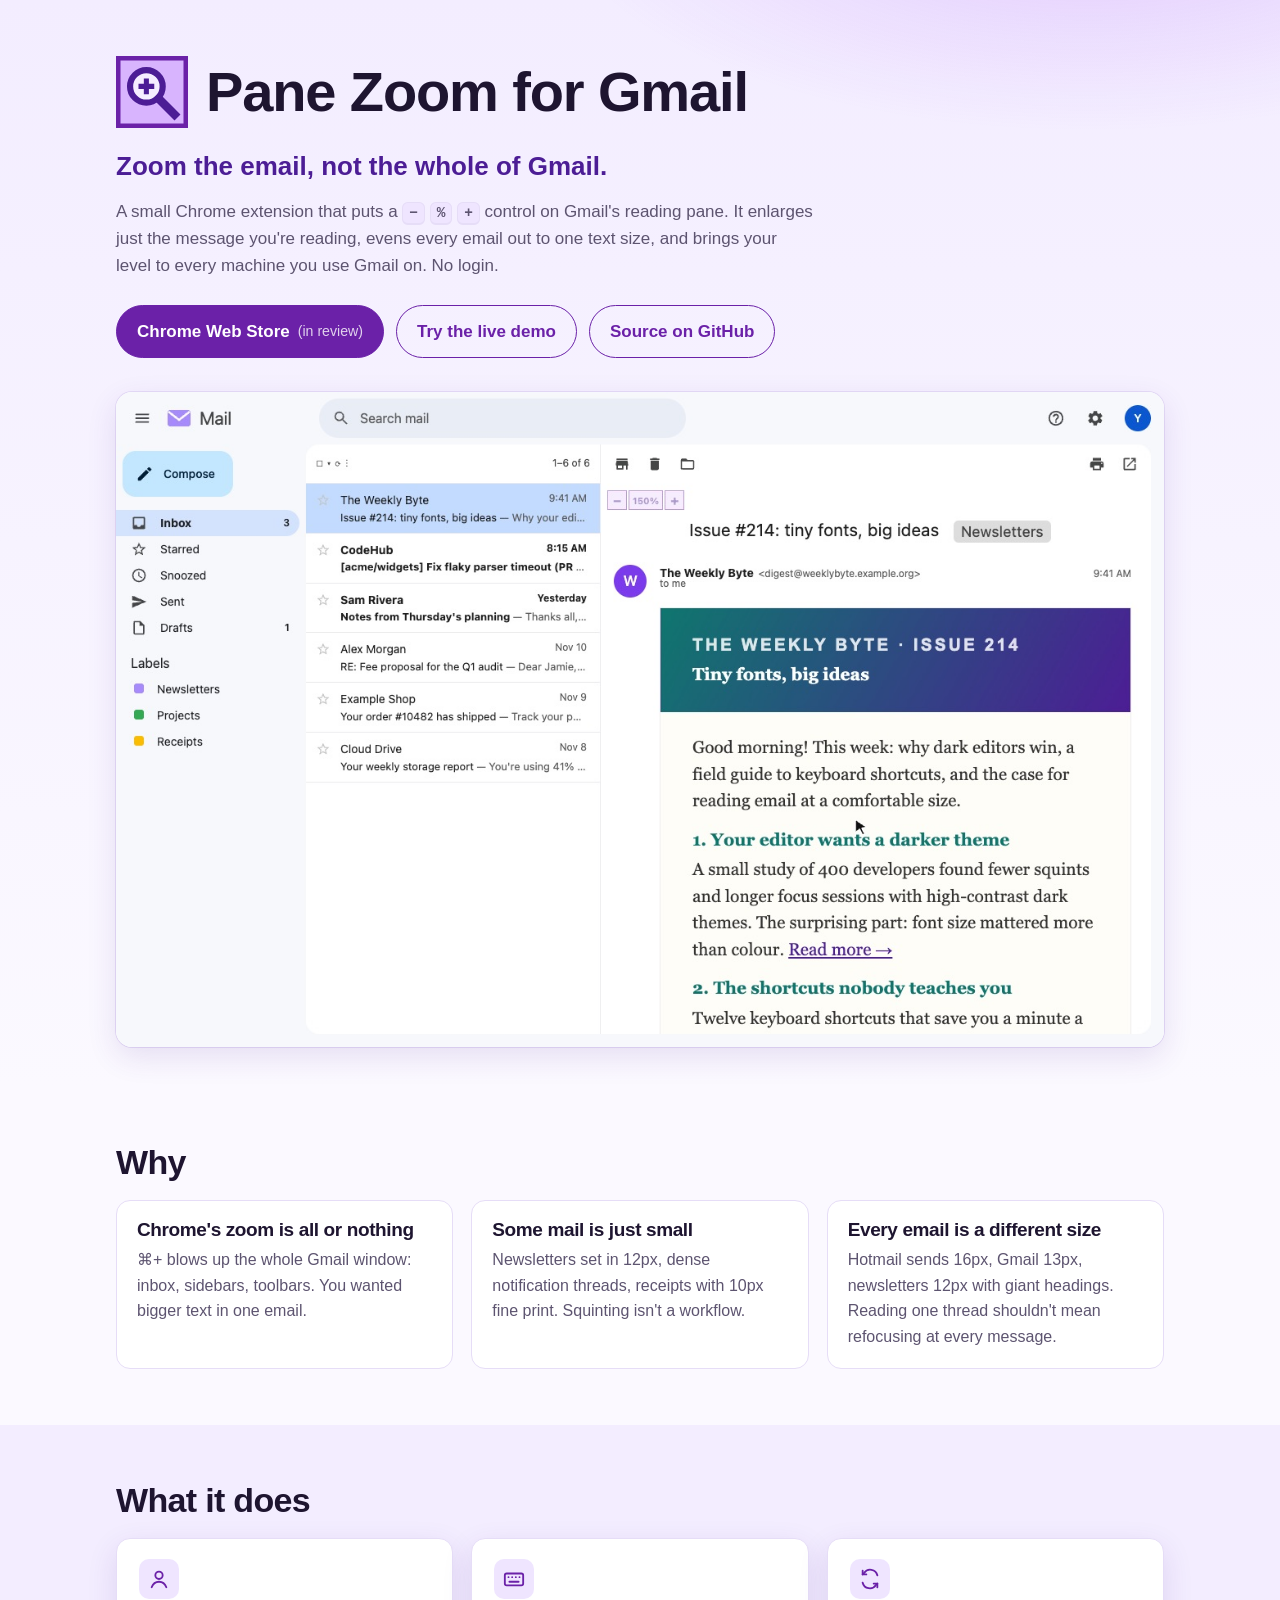
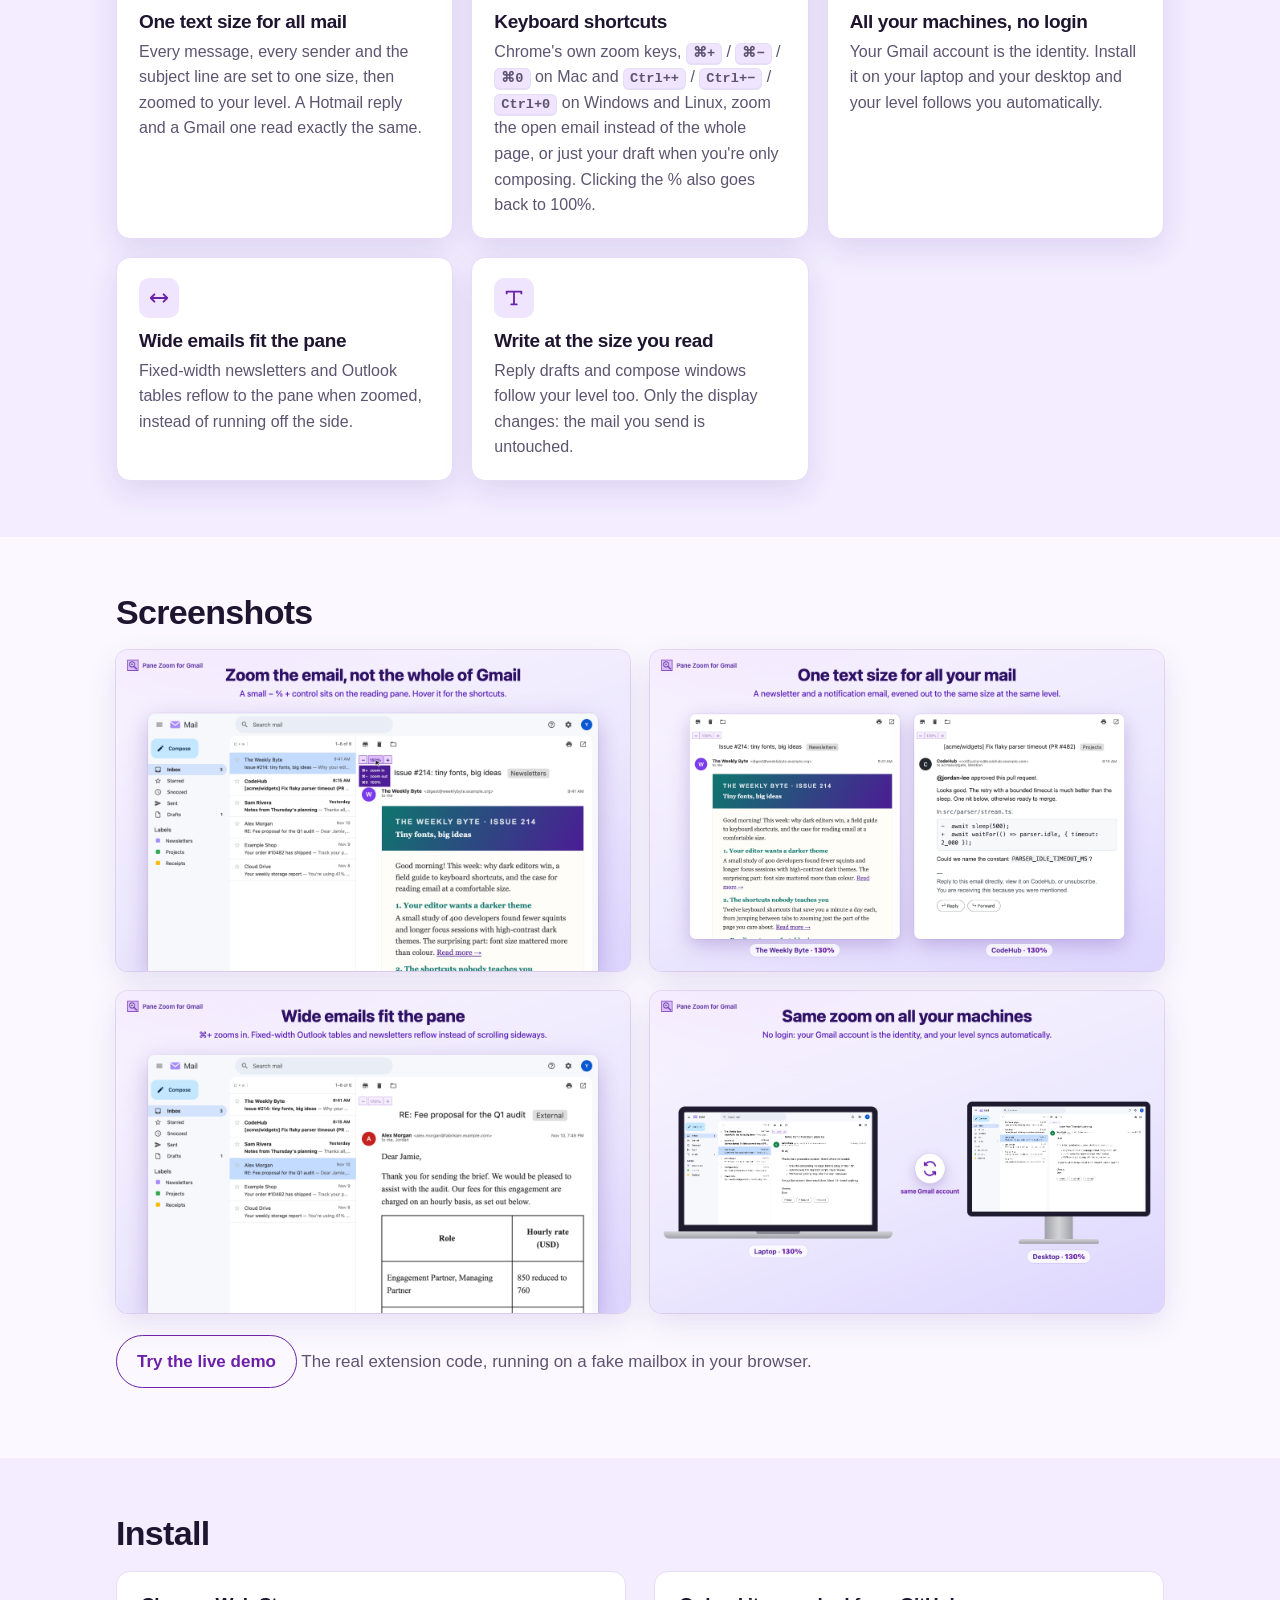
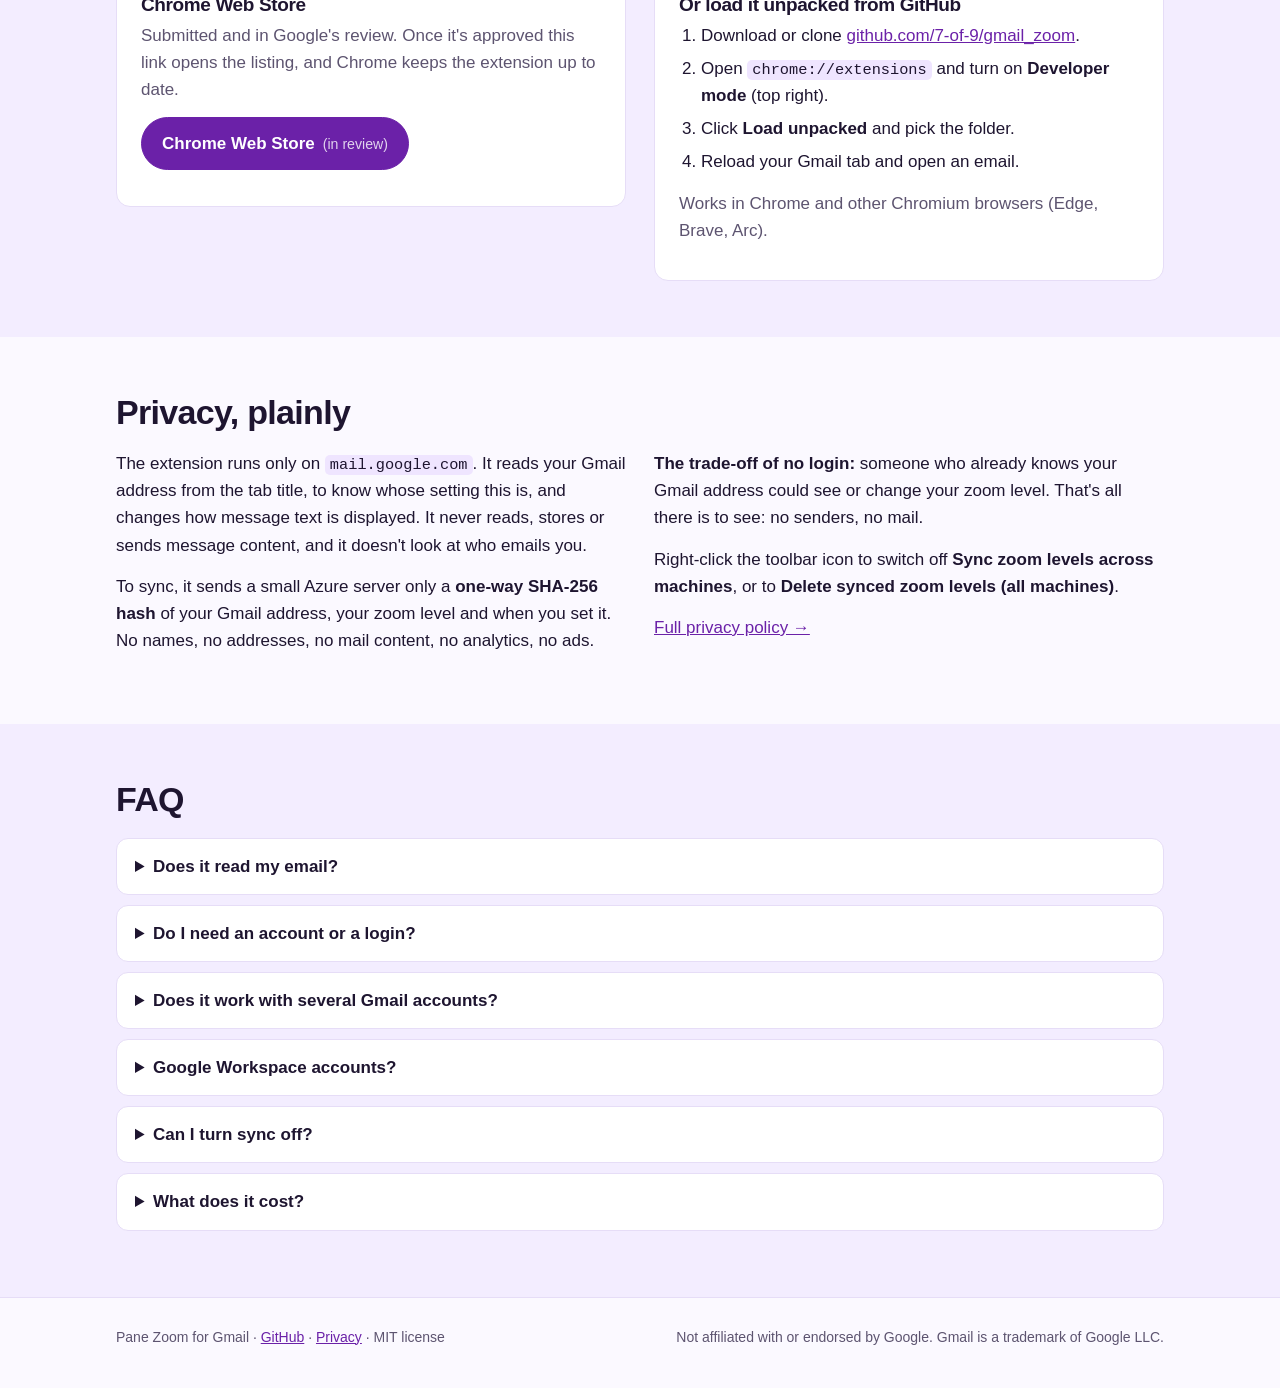
<file: docs/index.html>
<!doctype html>
<html lang="en">
<head>
<meta charset="utf-8">
<meta name="viewport" content="width=device-width, initial-scale=1">
<title>Pane Zoom for Gmail</title>
<meta name="description" content="A Chrome extension that zooms only the email you're reading in Gmail, evens every message out to one text size, and syncs your level across your machines without a login.">
<meta property="og:title" content="Pane Zoom for Gmail">
<meta property="og:description" content="Zoom the email, not the whole of Gmail. One text size for all mail, Chrome's zoom keys, synced across your machines with no login.">
<meta property="og:image" content="https://7-of-9.github.io/gmail_zoom/img/screenshot-1.png">
<meta name="twitter:card" content="summary_large_image">
<link rel="icon" type="image/svg+xml" href="img/icon.svg">
<link rel="icon" type="image/png" href="img/icon-128.png">
<style>
  :root {
    --bg: #fbf9ff; --bg2: #f3edff; --card: #ffffff; --text: #1e1530; --muted: #5d5470; --line: #e6ddf7;
    --accent: #6b21a8; --accent-2: #4c1d95; --mauve: #d8b4fe; --chip: #efe5ff; --shadow: 0 10px 30px rgba(76, 29, 149, .12);
    color-scheme: light dark;
  }
  @media (prefers-color-scheme: dark) {
    :root {
      --bg: #120d1c; --bg2: #1a1228; --card: #1d1530; --text: #eee8f8; --muted: #b3a8c9; --line: #33284a;
      --accent: #c4a1ff; --accent-2: #d8b4fe; --chip: #2a1f40; --shadow: 0 10px 30px rgba(0, 0, 0, .4);
    }
  }
  * { box-sizing: border-box; }
  html { scroll-behavior: smooth; }
  body { margin: 0; background: var(--bg); color: var(--text); font: 17px/1.6 -apple-system, BlinkMacSystemFont, "Segoe UI", Roboto, Helvetica, Arial, sans-serif; }
  a { color: var(--accent); }
  img, video { max-width: 100%; height: auto; display: block; }
  .wrap { max-width: 1080px; margin: 0 auto; padding: 0 16px; }
  section { padding: 56px 0; }
  h1, h2, h3 { line-height: 1.15; letter-spacing: -0.02em; margin: 0; }
  h2 { font-size: clamp(26px, 4vw, 34px); margin-bottom: 18px; }
  h3 { font-size: 19px; margin-bottom: 6px; }
  p { margin: 0 0 14px; }
  kbd { font: 600 0.85em/1 ui-monospace, SFMono-Regular, Menlo, monospace; background: var(--chip); border: 1px solid var(--line); border-bottom-width: 2px; border-radius: 6px; padding: 2px 6px; white-space: nowrap; }
  code { font: 0.9em ui-monospace, SFMono-Regular, Menlo, monospace; background: var(--chip); border-radius: 5px; padding: 1px 5px; }

  /* hero */
  .hero { background: radial-gradient(900px 400px at 85% -10%, rgba(168, 85, 247, .25), transparent 60%), linear-gradient(180deg, var(--bg2), var(--bg)); padding: 56px 0 40px; }
  .brand { display: flex; align-items: center; gap: 18px; flex-wrap: wrap; }
  .brand img { width: 72px; height: 72px; }
  .hero h1 { font-size: clamp(34px, 6vw, 56px); font-weight: 800; }
  .hero .pitch { font-size: clamp(20px, 3vw, 26px); color: var(--accent-2); font-weight: 600; margin: 18px 0 10px; }
  .hero .lede { color: var(--muted); max-width: 700px; }
  .ctas { display: flex; flex-wrap: wrap; gap: 12px; margin: 26px 0 34px; }
  .btn { display: inline-flex; align-items: center; gap: 8px; padding: 12px 20px; border-radius: 999px; font-weight: 650; text-decoration: none; border: 1.5px solid var(--accent); }
  .btn.primary { background: #6b21a8; border-color: #6b21a8; color: #fff; }
  .btn.ghost { color: var(--accent); background: transparent; }
  .btn small { font-weight: 500; opacity: .8; }
  .video { border-radius: 16px; overflow: hidden; box-shadow: var(--shadow), 0 0 0 1px var(--line); background: #fff; aspect-ratio: 16 / 10; }
  .video video { width: 100%; height: 100%; }

  /* why */
  .why { display: grid; grid-template-columns: repeat(3, 1fr); gap: 18px; }
  .why div { background: var(--card); border: 1px solid var(--line); border-radius: 14px; padding: 18px 20px; }
  .why p { color: var(--muted); margin: 0; font-size: 16px; }

  /* features */
  .features { display: grid; grid-template-columns: repeat(auto-fit, minmax(300px, 1fr)); gap: 18px; }
  .feature { background: var(--card); border: 1px solid var(--line); border-radius: 14px; padding: 20px 22px; box-shadow: var(--shadow); }
  .feature .ico { width: 40px; height: 40px; border-radius: 10px; display: grid; place-items: center; background: var(--chip); color: var(--accent); margin-bottom: 12px; }
  .feature .ico svg { width: 22px; height: 22px; }
  .feature p { color: var(--muted); margin: 0; font-size: 16px; }

  /* screenshots */
  .shots { display: grid; grid-template-columns: repeat(2, 1fr); gap: 20px; }
  .shots a { display: block; border-radius: 12px; overflow: hidden; box-shadow: var(--shadow), 0 0 0 1px var(--line); }
  .demo-link { margin-top: 22px; }

  /* install / privacy / faq */
  .cols { display: grid; grid-template-columns: 1fr 1fr; gap: 28px; align-items: start; }
  .card { background: var(--card); border: 1px solid var(--line); border-radius: 14px; padding: 22px 24px; }
  ol, ul { padding-left: 22px; margin: 0 0 14px; }
  li { margin-bottom: 6px; }
  .muted { color: var(--muted); }
  details { background: var(--card); border: 1px solid var(--line); border-radius: 12px; padding: 14px 18px; margin-bottom: 10px; }
  summary { cursor: pointer; font-weight: 650; }
  details p { margin: 10px 0 0; color: var(--muted); }

  footer { border-top: 1px solid var(--line); padding: 28px 0 40px; color: var(--muted); font-size: 14px; }
  footer .wrap { display: flex; flex-wrap: wrap; gap: 10px 24px; justify-content: space-between; }

  @media (max-width: 760px) {
    section { padding: 40px 0; }
    .why, .shots, .cols { grid-template-columns: 1fr; }
    .brand img { width: 56px; height: 56px; }
  }
</style>
</head>
<body>

<header class="hero">
  <div class="wrap">
    <div class="brand">
      <img src="img/icon.svg" alt="" width="72" height="72">
      <h1>Pane Zoom for Gmail</h1>
    </div>
    <p class="pitch">Zoom the email, not the whole of Gmail.</p>
    <p class="lede">A small Chrome extension that puts a <kbd>−</kbd> <kbd>%</kbd> <kbd>+</kbd> control on Gmail's reading pane. It enlarges just the message you're reading, evens every email out to one text size, and brings your level to every machine you use Gmail on. No login.</p>
    <div class="ctas">
      <a class="btn primary" href="https://chromewebstore.google.com/detail/egpapgddflnnnhokjchhinhokpgchmnf">Chrome Web Store <small>(in review)</small></a>
      <a class="btn ghost" href="demo/">Try the live demo</a>
      <a class="btn ghost" href="https://github.com/7-of-9/gmail_zoom">Source on GitHub</a>
    </div>
    <div class="video">
      <video src="img/demo.mp4" poster="img/demo-poster.jpg" autoplay muted loop playsinline preload="metadata" aria-label="Demo: zooming a newsletter with Cmd+Plus, other emails opening at the same size, and a wide table fitting the pane"></video>
    </div>
  </div>
</header>

<main>
  <section>
    <div class="wrap">
      <h2>Why</h2>
      <div class="why">
        <div><h3>Chrome's zoom is all or nothing</h3><p>⌘+ blows up the whole Gmail window: inbox, sidebars, toolbars. You wanted bigger text in one email.</p></div>
        <div><h3>Some mail is just small</h3><p>Newsletters set in 12px, dense notification threads, receipts with 10px fine print. Squinting isn't a workflow.</p></div>
        <div><h3>Every email is a different size</h3><p>Hotmail sends 16px, Gmail 13px, newsletters 12px with giant headings. Reading one thread shouldn't mean refocusing at every message.</p></div>
      </div>
    </div>
  </section>

  <section style="background: var(--bg2)">
    <div class="wrap">
      <h2>What it does</h2>
      <div class="features">
        <div class="feature">
          <div class="ico"><svg viewBox="0 0 24 24" fill="none" stroke="currentColor" stroke-width="2" stroke-linecap="round" stroke-linejoin="round"><circle cx="12" cy="8" r="4"/><path d="M4 21c1.5-4 4.5-6 8-6s6.5 2 8 6"/></svg></div>
          <h3>One text size for all mail</h3>
          <p>Every message, every sender and the subject line are set to one size, then zoomed to your level. A Hotmail reply and a Gmail one read exactly the same.</p>
        </div>
        <div class="feature">
          <div class="ico"><svg viewBox="0 0 24 24" fill="none" stroke="currentColor" stroke-width="2" stroke-linecap="round" stroke-linejoin="round"><rect x="2" y="6" width="20" height="13" rx="2"/><path d="M6 10h.01M10 10h.01M14 10h.01M18 10h.01M7 15h10"/></svg></div>
          <h3>Keyboard shortcuts</h3>
          <p>Chrome's own zoom keys, <kbd>⌘+</kbd> / <kbd>⌘−</kbd> / <kbd>⌘0</kbd> on Mac and <kbd>Ctrl++</kbd> / <kbd>Ctrl+−</kbd> / <kbd>Ctrl+0</kbd> on Windows and Linux, zoom the open email instead of the whole page, or just your draft when you're only composing. Clicking the % also goes back to 100%.</p>
        </div>
        <div class="feature">
          <div class="ico"><svg viewBox="0 0 24 24" fill="none" stroke="currentColor" stroke-width="2" stroke-linecap="round" stroke-linejoin="round"><path d="M20 8a8 8 0 0 0-14.5-2.5L4 7"/><path d="M4 3v4h4"/><path d="M4 16a8 8 0 0 0 14.5 2.5L20 17"/><path d="M20 21v-4h-4"/></svg></div>
          <h3>All your machines, no login</h3>
          <p>Your Gmail account is the identity. Install it on your laptop and your desktop and your level follows you automatically.</p>
        </div>
        <div class="feature">
          <div class="ico"><svg viewBox="0 0 24 24" fill="none" stroke="currentColor" stroke-width="2" stroke-linecap="round" stroke-linejoin="round"><path d="M3 12h18M7 8l-4 4 4 4M17 8l4 4-4 4"/></svg></div>
          <h3>Wide emails fit the pane</h3>
          <p>Fixed-width newsletters and Outlook tables reflow to the pane when zoomed, instead of running off the side.</p>
        </div>
        <div class="feature">
          <div class="ico"><svg viewBox="0 0 24 24" fill="none" stroke="currentColor" stroke-width="2" stroke-linecap="round" stroke-linejoin="round"><path d="M4 7V5h16v2M9 19h6M12 5v14"/></svg></div>
          <h3>Write at the size you read</h3>
          <p>Reply drafts and compose windows follow your level too. Only the display changes: the mail you send is untouched.</p>
        </div>
      </div>
    </div>
  </section>

  <section>
    <div class="wrap">
      <h2>Screenshots</h2>
      <div class="shots">
        <a href="img/screenshot-1@2x.jpg"><img src="img/screenshot-1.png" srcset="img/screenshot-1.png 1x, img/screenshot-1@2x.jpg 2x" width="1280" height="800" loading="lazy" alt="A newsletter zoomed to 150% in the reading pane, with the zoom control and its shortcut tooltip"></a>
        <a href="img/screenshot-2@2x.jpg"><img src="img/screenshot-2.png" srcset="img/screenshot-2.png 1x, img/screenshot-2@2x.jpg 2x" width="1280" height="800" loading="lazy" alt="Two different emails side by side, a newsletter and code notifications, at the same level and the same text size"></a>
        <a href="img/screenshot-3@2x.jpg"><img src="img/screenshot-3.png" srcset="img/screenshot-3.png 1x, img/screenshot-3@2x.jpg 2x" width="1280" height="800" loading="lazy" alt="An Outlook-style email with a wide table fitting the pane at 170%"></a>
        <a href="img/screenshot-4@2x.jpg"><img src="img/screenshot-4.png" srcset="img/screenshot-4.png 1x, img/screenshot-4@2x.jpg 2x" width="1280" height="800" loading="lazy" alt="A laptop and a desktop showing the same message at the same 130% zoom"></a>
      </div>
      <p class="demo-link"><a class="btn ghost" href="demo/">Try the live demo</a> <span class="muted">The real extension code, running on a fake mailbox in your browser.</span></p>
    </div>
  </section>

  <section id="install" style="background: var(--bg2)">
    <div class="wrap">
      <h2>Install</h2>
      <div class="cols">
        <div class="card">
          <h3>Chrome Web Store</h3>
          <p class="muted">Submitted and in Google's review. Once it's approved this link opens the listing, and Chrome keeps the extension up to date.</p>
          <p><a class="btn primary" href="https://chromewebstore.google.com/detail/egpapgddflnnnhokjchhinhokpgchmnf">Chrome Web Store <small>(in review)</small></a></p>
        </div>
        <div class="card">
          <h3>Or load it unpacked from GitHub</h3>
          <ol>
            <li>Download or clone <a href="https://github.com/7-of-9/gmail_zoom">github.com/7-of-9/gmail_zoom</a>.</li>
            <li>Open <code>chrome://extensions</code> and turn on <b>Developer mode</b> (top right).</li>
            <li>Click <b>Load unpacked</b> and pick the folder.</li>
            <li>Reload your Gmail tab and open an email.</li>
          </ol>
          <p class="muted">Works in Chrome and other Chromium browsers (Edge, Brave, Arc).</p>
        </div>
      </div>
    </div>
  </section>

  <section id="privacy">
    <div class="wrap">
      <h2>Privacy, plainly</h2>
      <div class="cols">
        <div>
          <p>The extension runs only on <code>mail.google.com</code>. It reads your Gmail address from the tab title, to know whose setting this is, and changes how message text is displayed. It never reads, stores or sends message content, and it doesn't look at who emails you.</p>
          <p>To sync, it sends a small Azure server only a <b>one-way SHA-256 hash</b> of your Gmail address, your zoom level and when you set it. No names, no addresses, no mail content, no analytics, no ads.</p>
        </div>
        <div>
          <p><b>The trade-off of no login:</b> someone who already knows your Gmail address could see or change your zoom level. That's all there is to see: no senders, no mail.</p>
          <p>Right-click the toolbar icon to switch off <b>Sync zoom levels across machines</b>, or to <b>Delete synced zoom levels (all machines)</b>.</p>
          <p><a href="privacy.html">Full privacy policy →</a></p>
        </div>
      </div>
    </div>
  </section>

  <section style="background: var(--bg2)">
    <div class="wrap">
      <h2>FAQ</h2>
      <details><summary>Does it read my email?</summary><p>No. It only changes how the open message is displayed (text size and zoom). The one thing it reads is your Gmail address from the tab title, and that's hashed before anything leaves your browser.</p></details>
      <details><summary>Do I need an account or a login?</summary><p>No. The Gmail account you're signed in to is the identity, so the same settings appear on every machine where you install the extension and open that Gmail account.</p></details>
      <details><summary>Does it work with several Gmail accounts?</summary><p>Yes. Each account has its own level, and each syncs on its own.</p></details>
      <details><summary>Google Workspace accounts?</summary><p>Yes, including Workspace accounts with a custom-branded Gmail.</p></details>
      <details><summary>Can I turn sync off?</summary><p>Yes. Right-click the toolbar icon and untick “Sync zoom levels across machines”. Your levels then stay in this browser only.</p></details>
      <details><summary>What does it cost?</summary><p>Nothing. It's free and open source under the MIT license.</p></details>
    </div>
  </section>
</main>

<footer>
  <div class="wrap">
    <span>Pane Zoom for Gmail · <a href="https://github.com/7-of-9/gmail_zoom">GitHub</a> · <a href="privacy.html">Privacy</a> · MIT license</span>
    <span>Not affiliated with or endorsed by Google. Gmail is a trademark of Google LLC.</span>
  </div>
</footer>
</body>
</html>
</file>
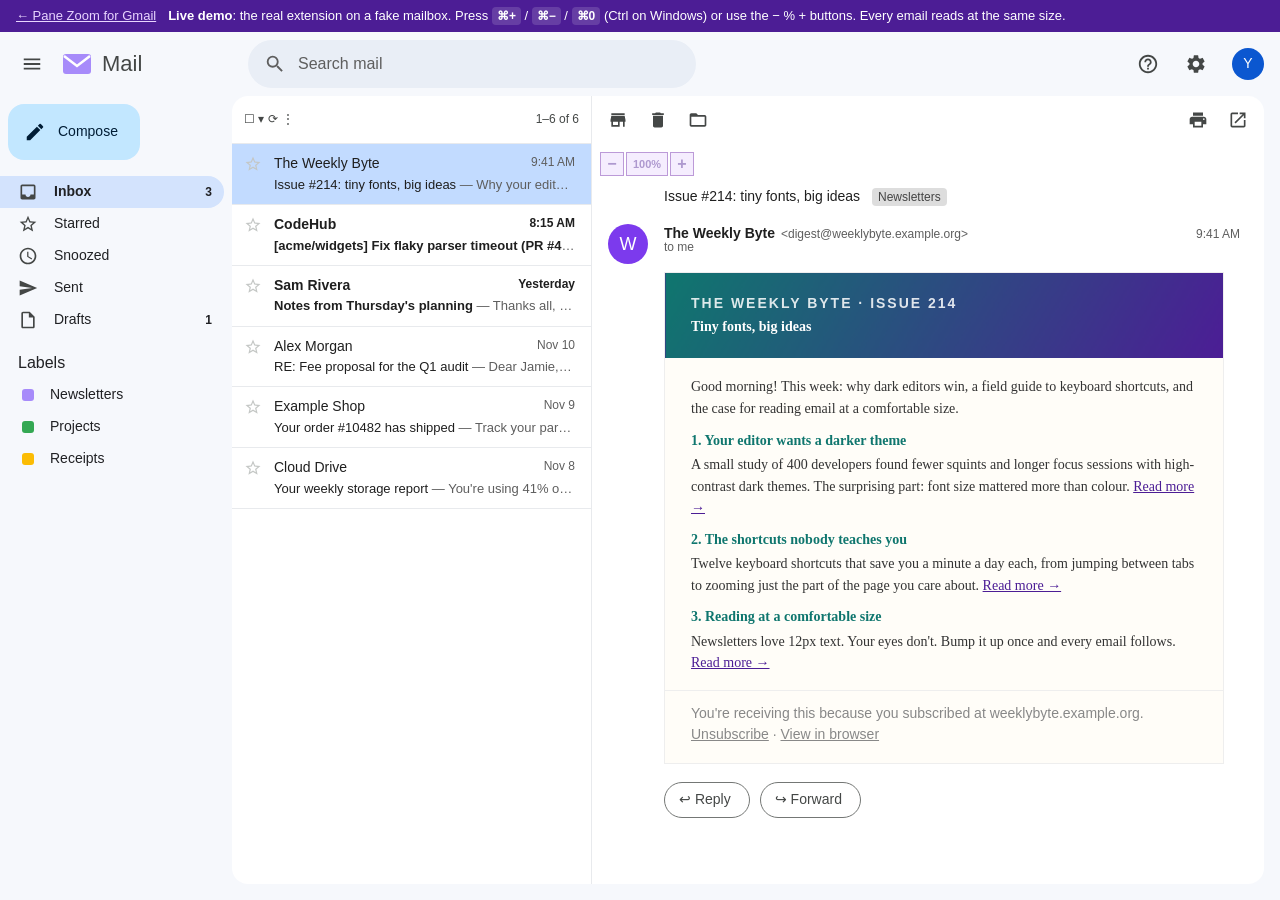
<file: docs/demo/index.html>
<!doctype html>
<html lang="en">
<head>
<meta charset="utf-8">
<meta name="viewport" content="width=device-width, initial-scale=1">
<title>Inbox - you@example.com - Mail</title>
<meta name="description" content="Live demo of Pane Zoom for Gmail: the real extension code running on a fake mailbox.">
<link rel="icon" href="../img/icon-128.png">
<!--
  Live demo of Pane Zoom for Gmail. A fake mail client laid out like Gmail's
  "right of inbox" reading pane, using the selectors the extension relies on:
  h2.hP (subject), .gD[email] (sender), .a3s (message body), and a scrolling
  reading pane. ext/ holds copies of the real content.js / content.css,
  refreshed by tools/media.mjs. All people, addresses and mail are made up.

  Query parameters (used by tools/media.mjs):
    ?media            hide the demo banner
    ?open=<id>        open that conversation first (news, hub, sam, fees, shop, drive)
    ?preset=<json>    start from this level: {"def":1.5}
    ?w=<px>           fixed list width
-->
<style>
  :root {
    --bg: #f6f8fc; --panel: #fff; --text: #1f1f1f; --muted: #5e5e5e; --line: #e8eaed;
    --hover: #f2f6fc; --sel: #d3e3fd; --compose: #c2e7ff; --search: #e9eef6;
    --font: "Google Sans", Roboto, -apple-system, BlinkMacSystemFont, "Segoe UI", Helvetica, Arial, sans-serif;
  }
  * { box-sizing: border-box; }
  html, body { height: 100%; margin: 0; }
  body { background: var(--bg); color: var(--text); font: 14px/1.4 var(--font); display: flex; flex-direction: column; overflow: hidden; }
  button { font: inherit; }

  /* demo banner */
  #banner { flex: none; background: #4c1d95; color: #fff; font-size: 13px; padding: 7px 16px; display: flex; gap: 12px; align-items: center; flex-wrap: wrap; }
  #banner b { font-weight: 600; }
  #banner a { color: #e9d5ff; }
  #banner kbd { font: 600 12px/1 var(--font); background: rgba(255,255,255,.15); border-radius: 4px; padding: 2px 5px; }
  body.media #banner { display: none; }

  /* top bar */
  #top { flex: none; height: 64px; display: flex; align-items: center; gap: 8px; padding: 8px 16px 8px 12px; }
  .icon-btn { width: 40px; height: 40px; border-radius: 50%; display: grid; place-items: center; color: #444746; flex: none; }
  .icon-btn svg { width: 22px; height: 22px; }
  #brand { display: flex; align-items: center; gap: 8px; width: 180px; font-size: 22px; color: #444746; }
  #brand svg { width: 34px; height: 34px; }
  #search { flex: 1; max-width: 720px; height: 48px; border-radius: 24px; background: var(--search); display: flex; align-items: center; gap: 12px; padding: 0 16px; color: var(--muted); font-size: 16px; }
  #search svg { width: 22px; height: 22px; }
  #top .spacer { flex: 1; }
  #me { width: 32px; height: 32px; border-radius: 50%; background: #0b57d0; color: #fff; display: grid; place-items: center; font-weight: 500; margin-left: 8px; }

  /* main area */
  #main { flex: 1; display: flex; min-height: 0; padding-right: 16px; padding-bottom: 16px; }
  #nav { width: 232px; flex: none; padding: 8px 8px 0 8px; }
  #compose { display: flex; align-items: center; gap: 12px; height: 56px; padding: 0 22px 0 16px; border-radius: 16px; background: var(--compose); color: #001d35; font-weight: 500; border: 0; margin: 0 0 16px 0; }
  #compose svg { width: 22px; height: 22px; }
  .nav-item { display: flex; align-items: center; gap: 16px; height: 32px; padding: 0 12px 0 18px; border-radius: 0 16px 16px 0; color: #202124; margin-left: -8px; }
  .nav-item svg { width: 20px; height: 20px; color: #444746; }
  .nav-item .n { margin-left: auto; font-size: 12px; font-weight: 600; }
  .nav-item.on { background: var(--sel); font-weight: 700; }
  .nav-h { margin: 16px 0 4px 10px; font-size: 16px; color: #202124; }
  .lbl { display: inline-block; width: 12px; height: 12px; border-radius: 3px; margin-left: 4px; }

  #mail { flex: 1; display: flex; min-width: 0; background: var(--panel); border-radius: 16px; overflow: hidden; }
  #list { width: var(--list-w, 360px); flex: none; border-right: 1px solid var(--line); overflow-y: auto; }
  #list-tools { height: 48px; display: flex; align-items: center; gap: 4px; padding: 0 12px; border-bottom: 1px solid var(--line); color: #444746; font-size: 12px; }
  #list-tools .count { margin-left: auto; }
  .row { display: grid; grid-template-columns: 20px 1fr auto; gap: 2px 10px; padding: 10px 16px 10px 12px; border-bottom: 1px solid var(--line); cursor: pointer; }
  .row:hover { background: var(--hover); box-shadow: inset 1px 0 0 #dadce0, inset -1px 0 0 #dadce0, 0 1px 2px 0 rgba(60,64,67,.3); }
  .row.open { background: #c2dbff; }
  .row .star { grid-row: span 2; color: #c4c7c5; padding-top: 1px; }
  .row .star svg { width: 18px; height: 18px; }
  .row .from { overflow: hidden; text-overflow: ellipsis; white-space: nowrap; }
  .row .when { font-size: 12px; color: var(--muted); }
  .row .line { grid-column: 2 / 4; overflow: hidden; text-overflow: ellipsis; white-space: nowrap; color: var(--muted); font-size: 13px; }
  .row .line .subj { color: var(--text); }
  .row.unread .from, .row.unread .when, .row.unread .subj { font-weight: 700; color: #1f1f1f; }

  /* reading pane: the scrolling ancestor the extension anchors to */
  #pane { flex: 1; min-width: 0; display: flex; flex-direction: column; }
  #pane-tools { flex: none; height: 48px; display: flex; align-items: center; gap: 4px; padding: 0 8px; color: #444746; }
  #pane-tools .icon-btn { width: 36px; height: 36px; }
  #pane-tools .icon-btn svg { width: 20px; height: 20px; }
  #pane-tools .spacer { flex: 1; }
  #scroll { flex: 1; overflow-y: auto; padding: 44px 24px 40px 0; }
  .conv { display: none; }
  .conv.on { display: block; }
  h2.hP { margin: 0 0 18px 72px; font-size: 22px; font-weight: 400; line-height: 1.35; color: #1f1f1f; }
  h2.hP .tag { display: inline-block; vertical-align: middle; font-size: 12px; line-height: 18px; padding: 0 6px; margin-left: 8px; border-radius: 4px; background: #ddd; color: #444; }
  .msg { display: grid; grid-template-columns: 72px minmax(0, 1fr); padding-bottom: 20px; }
  .msg > div { min-width: 0; }
  .msg + .msg { border-top: 1px solid var(--line); padding-top: 16px; }
  .av { width: 40px; height: 40px; border-radius: 50%; margin: 0 16px 0 16px; display: grid; place-items: center; color: #fff; font-size: 18px; font-weight: 500; }
  .hdr { display: flex; align-items: baseline; gap: 6px; min-height: 40px; flex-wrap: wrap; }
  .hdr .gD { font-weight: 700; font-size: 14px; }
  .hdr .addr { font-size: 12px; color: var(--muted); }
  .hdr .date { margin-left: auto; font-size: 12px; color: var(--muted); }
  .hdr .to { flex-basis: 100%; font-size: 12px; color: var(--muted); margin-top: -18px; }
  .a3s { font: 14px/1.5 Arial, Helvetica, sans-serif; color: #222; overflow-x: auto; padding-top: 8px; min-width: 0; }
  .actions { grid-column: 2; display: flex; gap: 10px; padding-top: 18px; }
  .actions span { border: 1px solid #747775; border-radius: 18px; padding: 7px 18px 7px 14px; color: #444746; font-size: 14px; font-weight: 500; }

  /* demo extras: keystroke badge, fake cursor (video only) */
  #keys { position: fixed; left: 50%; bottom: 110px; transform: translateX(-50%) translateY(8px); opacity: 0; transition: opacity .18s, transform .18s; background: rgba(32, 16, 64, .88); color: #fff; padding: 10px 14px; border-radius: 12px; display: flex; gap: 6px; align-items: center; font: 600 20px/1 var(--font); z-index: 2147483600; pointer-events: none; box-shadow: 0 8px 24px rgba(0,0,0,.25); }
  #keys.on { opacity: 1; transform: translateX(-50%); }
  #keys kbd { font: inherit; min-width: 38px; height: 38px; padding: 0 8px; display: grid; place-items: center; border-radius: 8px; background: #fff; color: #4c1d95; box-shadow: inset 0 -3px 0 #d8b4fe; }
  #keys .what { font-size: 15px; font-weight: 500; margin-left: 6px; opacity: .9; }
  #cursor { position: fixed; left: 0; top: 0; width: 22px; height: 22px; z-index: 2147483647; pointer-events: none; display: none; }
  body.video #cursor { display: block; }

  @media (max-width: 900px) {
    #nav, #brand span, #search { display: none; }
    #list { width: 42%; }
    #main { padding: 0 8px 8px; }
  }
  @media (max-width: 600px) {
    #list { display: none; }
  }
</style>
<script>
  // Before content.js: presets, and a stand-in for the bits of the chrome.*
  // API the extension uses. Sync "succeeds" by echoing the document back.
  (() => {
    const q = new URLSearchParams(location.search);
    if (q.has('media')) document.documentElement.classList.add('media-root');
    if (q.has('preset')) {
      for (const k of Object.keys(localStorage)) if (k.startsWith('gmailPaneZoom')) localStorage.removeItem(k);
      localStorage.setItem('gmailPaneZoom.v2', q.get('preset'));
    }
    const c = window.chrome || (window.chrome = {});
    try {
      c.runtime = { getManifest: () => ({ version: window.GPZ_VERSION || 'demo', name: 'Pane Zoom for Gmail' }), sendMessage: async (m) => ({ doc: m && m.doc }) };
      c.storage = { onChanged: { addListener() {} }, local: { get: async () => ({}), set: async () => {} } };
    } catch { /* read-only chrome object: content.js copes */ }

    // Keystroke badge for the shortcut, shown before the extension handles it.
    const mac = /mac/i.test((navigator.userAgentData && navigator.userAgentData.platform) || navigator.platform || '');
    let hide = 0;
    window.addEventListener('keydown', (e) => {
      if (!e.shiftKey || e.altKey || !(e.metaKey || e.ctrlKey)) return;
      const up = e.code === 'Equal' || e.key === '+' || e.key === '=';
      const down = e.code === 'Minus' || e.key === '_' || e.key === '-';
      if (!up && !down) return;
      const keys = document.getElementById('keys');
      if (!keys) return;
      keys.replaceChildren();
      for (const k of [mac ? '⌘' : 'Ctrl', up ? '+' : '−']) {
        const kb = document.createElement('kbd'); kb.textContent = k; keys.append(kb);
      }
      const w = document.createElement('span'); w.className = 'what'; w.textContent = up ? 'zoom in' : 'zoom out'; keys.append(w);
      keys.classList.add('on');
      clearTimeout(hide);
      hide = setTimeout(() => keys.classList.remove('on'), 1100);
    }, true);
  })();
</script>
<script src="ext/version.js"></script>
</head>
<body>
<div id="banner">
  <a href="../">← Pane Zoom for Gmail</a>
  <span><b>Live demo</b>: the real extension on a fake mailbox. Press <kbd>⌘+</kbd> / <kbd>⌘−</kbd> / <kbd>⌘0</kbd> (Ctrl on Windows) or use the − % + buttons. Every email reads at the same size.</span>
</div>

<header id="top">
  <div class="icon-btn" aria-hidden="true"><svg viewBox="0 0 24 24" fill="currentColor"><path d="M3 18h18v-2H3v2zm0-5h18v-2H3v2zm0-7v2h18V6H3z"/></svg></div>
  <div id="brand"><svg viewBox="0 0 34 34" aria-hidden="true"><rect x="3" y="7" width="28" height="20" rx="3" fill="#a78bfa"/><path d="M4 9l13 10L30 9" fill="none" stroke="#fff" stroke-width="2.5"/></svg><span>Mail</span></div>
  <div id="search"><svg viewBox="0 0 24 24" fill="currentColor"><path d="M15.5 14h-.79l-.28-.27A6.47 6.47 0 0 0 16 9.5 6.5 6.5 0 1 0 9.5 16c1.61 0 3.09-.59 4.23-1.57l.27.28v.79l5 4.99L20.49 19l-4.99-5zm-6 0C7.01 14 5 11.99 5 9.5S7.01 5 9.5 5 14 7.01 14 9.5 11.99 14 9.5 14z"/></svg>Search mail</div>
  <div class="spacer"></div>
  <div class="icon-btn" aria-hidden="true"><svg viewBox="0 0 24 24" fill="currentColor"><path d="M11 18h2v-2h-2v2zm1-16C6.48 2 2 6.48 2 12s4.48 10 10 10 10-4.48 10-10S17.52 2 12 2zm0 18c-4.41 0-8-3.59-8-8s3.59-8 8-8 8 3.59 8 8-3.59 8-8 8zm0-14c-2.21 0-4 1.79-4 4h2c0-1.1.9-2 2-2s2 .9 2 2c0 2-3 1.75-3 5h2c0-2.25 3-2.5 3-5 0-2.21-1.79-4-4-4z"/></svg></div>
  <div class="icon-btn" aria-hidden="true"><svg viewBox="0 0 24 24" fill="currentColor"><path d="M19.14 12.94c.04-.3.06-.61.06-.94 0-.32-.02-.64-.07-.94l2.03-1.58a.49.49 0 0 0 .12-.61l-1.92-3.32a.488.488 0 0 0-.59-.22l-2.39.96c-.5-.38-1.03-.7-1.62-.94l-.36-2.54a.484.484 0 0 0-.48-.41h-3.84c-.24 0-.43.17-.47.41l-.36 2.54c-.59.24-1.13.57-1.62.94l-2.39-.96c-.22-.08-.47 0-.59.22L2.74 8.87c-.12.21-.08.47.12.61l2.03 1.58c-.05.3-.09.63-.09.94s.02.64.07.94l-2.03 1.58a.49.49 0 0 0-.12.61l1.92 3.32c.12.22.37.29.59.22l2.39-.96c.5.38 1.03.7 1.62.94l.36 2.54c.05.24.24.41.48.41h3.84c.24 0 .44-.17.47-.41l.36-2.54c.59-.24 1.13-.56 1.62-.94l2.39.96c.22.08.47 0 .59-.22l1.92-3.32c.12-.22.07-.47-.12-.61l-2.01-1.58zM12 15.6c-1.98 0-3.6-1.62-3.6-3.6s1.62-3.6 3.6-3.6 3.6 1.62 3.6 3.6-1.62 3.6-3.6 3.6z"/></svg></div>
  <div id="me" aria-hidden="true">Y</div>
</header>

<div id="main">
  <nav id="nav" aria-label="Folders">
    <button id="compose" type="button"><svg viewBox="0 0 24 24" fill="currentColor"><path d="M3 17.25V21h3.75L17.81 9.94l-3.75-3.75L3 17.25zM20.71 7.04a.996.996 0 0 0 0-1.41l-2.34-2.34a.996.996 0 0 0-1.41 0l-1.83 1.83 3.75 3.75 1.83-1.83z"/></svg>Compose</button>
    <div class="nav-item on"><svg viewBox="0 0 24 24" fill="currentColor"><path d="M19 3H4.99C3.88 3 3 3.9 3 5l.01 14c0 1.1.88 2 1.99 2h14c1.1 0 2-.9 2-2V5a2 2 0 0 0-2-2zm0 12h-4c0 1.66-1.35 3-3 3s-3-1.34-3-3H4.99V5H19v10z"/></svg>Inbox<span class="n">3</span></div>
    <div class="nav-item"><svg viewBox="0 0 24 24" fill="currentColor"><path d="M22 9.24l-7.19-.62L12 2 9.19 8.63 2 9.24l5.46 4.73L5.82 21 12 17.27 18.18 21l-1.63-7.03L22 9.24zM12 15.4l-3.76 2.27 1-4.28-3.32-2.88 4.38-.38L12 6.1l1.71 4.04 4.38.38-3.32 2.88 1 4.28L12 15.4z"/></svg>Starred</div>
    <div class="nav-item"><svg viewBox="0 0 24 24" fill="currentColor"><path d="M11.99 2C6.47 2 2 6.48 2 12s4.47 10 9.99 10C17.52 22 22 17.52 22 12S17.52 2 11.99 2zM12 20c-4.42 0-8-3.58-8-8s3.58-8 8-8 8 3.58 8 8-3.58 8-8 8zm.5-13H11v6l5.25 3.15.75-1.23-4.5-2.67z"/></svg>Snoozed</div>
    <div class="nav-item"><svg viewBox="0 0 24 24" fill="currentColor"><path d="M2.01 21L23 12 2.01 3 2 10l15 2-15 2z"/></svg>Sent</div>
    <div class="nav-item"><svg viewBox="0 0 24 24" fill="currentColor"><path d="M14 2H6c-1.1 0-1.99.9-1.99 2L4 20c0 1.1.89 2 1.99 2H18c1.1 0 2-.9 2-2V8l-6-6zM6 20V4h7v5h5v11H6z"/></svg>Drafts<span class="n">1</span></div>
    <div class="nav-h">Labels</div>
    <div class="nav-item"><span class="lbl" style="background:#a78bfa"></span>Newsletters</div>
    <div class="nav-item"><span class="lbl" style="background:#34a853"></span>Projects</div>
    <div class="nav-item"><span class="lbl" style="background:#fbbc04"></span>Receipts</div>
  </nav>

  <div id="mail">
    <div id="list" role="list">
      <div id="list-tools"><span>☐ ▾</span><span>⟳</span><span>⋮</span><span class="count">1–6 of 6</span></div>
      <div class="row unread" data-open="news"><span class="star"><svg viewBox="0 0 24 24" fill="currentColor"><path d="M22 9.24l-7.19-.62L12 2 9.19 8.63 2 9.24l5.46 4.73L5.82 21 12 17.27 18.18 21l-1.63-7.03L22 9.24zM12 15.4l-3.76 2.27 1-4.28-3.32-2.88 4.38-.38L12 6.1l1.71 4.04 4.38.38-3.32 2.88 1 4.28L12 15.4z"/></svg></span><span class="from">The Weekly Byte</span><span class="when">9:41 AM</span><span class="line"><span class="subj">Issue #214: tiny fonts, big ideas</span> — Why your editor needs a dark…</span></div>
      <div class="row unread" data-open="hub"><span class="star"><svg viewBox="0 0 24 24" fill="currentColor"><path d="M22 9.24l-7.19-.62L12 2 9.19 8.63 2 9.24l5.46 4.73L5.82 21 12 17.27 18.18 21l-1.63-7.03L22 9.24zM12 15.4l-3.76 2.27 1-4.28-3.32-2.88 4.38-.38L12 6.1l1.71 4.04 4.38.38-3.32 2.88 1 4.28L12 15.4z"/></svg></span><span class="from">CodeHub</span><span class="when">8:15 AM</span><span class="line"><span class="subj">[acme/widgets] Fix flaky parser timeout (PR #482)</span> — jordan-lee approved…</span></div>
      <div class="row unread" data-open="sam"><span class="star"><svg viewBox="0 0 24 24" fill="currentColor"><path d="M22 9.24l-7.19-.62L12 2 9.19 8.63 2 9.24l5.46 4.73L5.82 21 12 17.27 18.18 21l-1.63-7.03L22 9.24zM12 15.4l-3.76 2.27 1-4.28-3.32-2.88 4.38-.38L12 6.1l1.71 4.04 4.38.38-3.32 2.88 1 4.28L12 15.4z"/></svg></span><span class="from">Sam Rivera</span><span class="when">Yesterday</span><span class="line"><span class="subj">Notes from Thursday's planning</span> — Thanks all, here's where we landed…</span></div>
      <div class="row" data-open="fees"><span class="star"><svg viewBox="0 0 24 24" fill="currentColor"><path d="M22 9.24l-7.19-.62L12 2 9.19 8.63 2 9.24l5.46 4.73L5.82 21 12 17.27 18.18 21l-1.63-7.03L22 9.24zM12 15.4l-3.76 2.27 1-4.28-3.32-2.88 4.38-.38L12 6.1l1.71 4.04 4.38.38-3.32 2.88 1 4.28L12 15.4z"/></svg></span><span class="from">Alex Morgan</span><span class="when">Nov 10</span><span class="line"><span class="subj">RE: Fee proposal for the Q1 audit</span> — Dear Jamie, thank you for the brief…</span></div>
      <div class="row" data-open="shop"><span class="star"><svg viewBox="0 0 24 24" fill="currentColor"><path d="M22 9.24l-7.19-.62L12 2 9.19 8.63 2 9.24l5.46 4.73L5.82 21 12 17.27 18.18 21l-1.63-7.03L22 9.24zM12 15.4l-3.76 2.27 1-4.28-3.32-2.88 4.38-.38L12 6.1l1.71 4.04 4.38.38-3.32 2.88 1 4.28L12 15.4z"/></svg></span><span class="from">Example Shop</span><span class="when">Nov 9</span><span class="line"><span class="subj">Your order #10482 has shipped</span> — Track your parcel…</span></div>
      <div class="row" data-open="drive"><span class="star"><svg viewBox="0 0 24 24" fill="currentColor"><path d="M22 9.24l-7.19-.62L12 2 9.19 8.63 2 9.24l5.46 4.73L5.82 21 12 17.27 18.18 21l-1.63-7.03L22 9.24zM12 15.4l-3.76 2.27 1-4.28-3.32-2.88 4.38-.38L12 6.1l1.71 4.04 4.38.38-3.32 2.88 1 4.28L12 15.4z"/></svg></span><span class="from">Cloud Drive</span><span class="when">Nov 8</span><span class="line"><span class="subj">Your weekly storage report</span> — You're using 41% of 100 GB…</span></div>
    </div>

    <section id="pane" aria-label="Reading pane">
      <div id="pane-tools" aria-hidden="true">
        <div class="icon-btn"><svg viewBox="0 0 24 24" fill="currentColor"><path d="M20 4H4v2h16V4zm1 10v-2l-1-5H4l-1 5v2h1v6h10v-6h4v6h2v-6h1zm-9 4H6v-4h6v4z"/></svg></div>
        <div class="icon-btn"><svg viewBox="0 0 24 24" fill="currentColor"><path d="M6 19c0 1.1.9 2 2 2h8c1.1 0 2-.9 2-2V7H6v12zM19 4h-3.5l-1-1h-5l-1 1H5v2h14V4z"/></svg></div>
        <div class="icon-btn"><svg viewBox="0 0 24 24" fill="currentColor"><path d="M20 6h-8l-2-2H4c-1.1 0-1.99.9-1.99 2L2 18c0 1.1.9 2 2 2h16c1.1 0 2-.9 2-2V8c0-1.1-.9-2-2-2zm0 12H4V8h16v10z"/></svg></div>
        <div class="spacer"></div>
        <div class="icon-btn"><svg viewBox="0 0 24 24" fill="currentColor"><path d="M19 8H5c-1.66 0-3 1.34-3 3v6h4v4h12v-4h4v-6c0-1.66-1.34-3-3-3zm-3 11H8v-5h8v5zm3-7c-.55 0-1-.45-1-1s.45-1 1-1 1 .45 1 1-.45 1-1 1zm-1-9H6v4h12V3z"/></svg></div>
        <div class="icon-btn"><svg viewBox="0 0 24 24" fill="currentColor"><path d="M19 19H5V5h7V3H5a2 2 0 0 0-2 2v14a2 2 0 0 0 2 2h14c1.1 0 2-.9 2-2v-7h-2v7zM14 3v2h3.59l-9.83 9.83 1.41 1.41L19 6.41V10h2V3h-7z"/></svg></div>
      </div>
      <div id="scroll">

        <!-- 1. Newsletter: small fonts, fixed 600px layout -->
        <article class="conv" id="c-news">
          <h2 class="hP">Issue #214: tiny fonts, big ideas <span class="tag">Newsletters</span></h2>
          <div class="msg">
            <div class="av" style="background:#7c3aed">W</div>
            <div>
              <div class="hdr"><span class="gD" email="digest@weeklybyte.example.org">The Weekly Byte</span><span class="addr">&lt;digest@weeklybyte.example.org&gt;</span><span class="date">9:41 AM</span><span class="to">to me</span></div>
              <div class="a3s">
                <table width="560" cellpadding="0" cellspacing="0" style="width:560px;border-collapse:collapse;font-family:Georgia,serif;background:#fffdf8;border:1px solid #eee">
                  <tr><td style="background:linear-gradient(120deg,#0f766e,#4c1d95);padding:22px 26px;color:#fff">
                    <div style="font:700 11px/1 Arial,sans-serif;letter-spacing:2px;opacity:.85">THE WEEKLY BYTE · ISSUE 214</div>
                    <div style="font:700 24px/1.2 Georgia,serif;margin-top:8px">Tiny fonts, big ideas</div>
                  </td></tr>
                  <tr><td style="padding:18px 26px 4px;font-size:12px;line-height:1.55;color:#333">
                    <p style="margin:0 0 12px">Good morning! This week: why dark editors win, a field guide to keyboard shortcuts, and the case for reading email at a comfortable size.</p>
                    <p style="margin:0 0 4px;font:700 14px/1.3 Georgia,serif;color:#0f766e">1. Your editor wants a darker theme</p>
                    <p style="margin:0 0 12px">A small study of 400 developers found fewer squints and longer focus sessions with high-contrast dark themes. The surprising part: font size mattered more than colour. <a href="#" style="color:#4c1d95">Read more →</a></p>
                    <p style="margin:0 0 4px;font:700 14px/1.3 Georgia,serif;color:#0f766e">2. The shortcuts nobody teaches you</p>
                    <p style="margin:0 0 12px">Twelve keyboard shortcuts that save you a minute a day each, from jumping between tabs to zooming just the part of the page you care about. <a href="#" style="color:#4c1d95">Read more →</a></p>
                    <p style="margin:0 0 4px;font:700 14px/1.3 Georgia,serif;color:#0f766e">3. Reading at a comfortable size</p>
                    <p style="margin:0 0 12px">Newsletters love 12px text. Your eyes don't. Bump it up once and every email follows. <a href="#" style="color:#4c1d95">Read more →</a></p>
                  </td></tr>
                  <tr><td style="padding:12px 26px 18px;font:10px/1.5 Arial,sans-serif;color:#888;border-top:1px solid #eee">You're receiving this because you subscribed at weeklybyte.example.org. <a href="#" style="color:#888">Unsubscribe</a> · <a href="#" style="color:#888">View in browser</a></td></tr>
                </table>
              </div>
            </div>
            <div class="actions"><span>↩ Reply</span><span>↪ Forward</span></div>
          </div>
        </article>

        <!-- 2. Notifications: small text and code -->
        <article class="conv" id="c-hub">
          <h2 class="hP">[acme/widgets] Fix flaky parser timeout (PR #482) <span class="tag">Projects</span></h2>
          <div class="msg">
            <div class="av" style="background:#24292f">C</div>
            <div>
              <div class="hdr"><span class="gD" email="notifications@codehub.example.com">CodeHub</span><span class="addr">&lt;notifications@codehub.example.com&gt;</span><span class="date">8:15 AM</span><span class="to">to acme/widgets, Mention</span></div>
              <div class="a3s" style="font-size:13px">
                <p style="margin:0 0 10px"><b>@jordan-lee</b> approved this pull request.</p>
                <p style="margin:0 0 10px">Looks good. The retry with a bounded timeout is much better than the sleep. One nit below, otherwise ready to merge.</p>
                <p style="margin:0 0 6px;color:#57606a;font-size:12px">In <span style="font-family:Menlo,monospace">src/parser/stream.ts</span>:</p>
                <pre style="margin:0 0 10px;padding:8px 10px;background:#f6f8fa;border:1px solid #d0d7de;border-radius:6px;font:12px/1.45 Menlo,Consolas,monospace;color:#24292f">-  await sleep(500);
+  await waitFor(() =&gt; parser.idle, { timeout: 2_000 });</pre>
                <p style="margin:0 0 14px">Could we name the constant <span style="font-family:Menlo,monospace;background:#eff1f3;padding:1px 4px;border-radius:4px">PARSER_IDLE_TIMEOUT_MS</span>?</p>
                <p style="margin:0;color:#57606a;font-size:11px">—<br>Reply to this email directly, view it on CodeHub, or unsubscribe.<br>You are receiving this because you were mentioned.</p>
              </div>
            </div>
            <div class="actions"><span>↩ Reply</span><span>↪ Forward</span></div>
          </div>
        </article>

        <!-- 3. Colleague: plain message -->
        <article class="conv" id="c-sam">
          <h2 class="hP">Notes from Thursday's planning</h2>
          <div class="msg">
            <div class="av" style="background:#0b8043">S</div>
            <div>
              <div class="hdr"><span class="gD" email="sam.rivera@northwind.example.com">Sam Rivera</span><span class="addr">&lt;sam.rivera@northwind.example.com&gt;</span><span class="date">Yesterday, 5:02 PM</span><span class="to">to me, Jordan, Priya</span></div>
              <div class="a3s">
                <div>Hi all,</div><br>
                <div>Thanks for a productive session. Here's where we landed:</div>
                <ul>
                  <li>Ship the onboarding redesign behind a flag on the 18th.</li>
                  <li>Jordan owns the migration script; Priya reviews.</li>
                  <li>We'll revisit pricing copy after the user interviews.</li>
                </ul>
                <div>I've put the slides in the shared folder. Shout if I missed anything.</div><br>
                <div>Cheers,<br>Sam</div>
              </div>
            </div>
            <div class="actions"><span>↩ Reply</span><span>↩ Reply all</span><span>↪ Forward</span></div>
          </div>
        </article>

        <!-- 4. Outlook-style: fixed 702px table in pt, no-wrap cells -->
        <article class="conv" id="c-fees">
          <h2 class="hP">RE: Fee proposal for the Q1 audit <span class="tag">External</span></h2>
          <div class="msg">
            <div class="av" style="background:#c5221f">A</div>
            <div>
              <div class="hdr"><span class="gD" email="alex.morgan@fabrikam.example.com">Alex Morgan</span><span class="addr">&lt;alex.morgan@fabrikam.example.com&gt;</span><span class="date">Nov 10, 7:46 PM</span><span class="to">to me, Jordan</span></div>
              <div class="a3s" style="font:15px/1.5 'Times New Roman',Times,serif">
                <p class="MsoNormal" style="margin:0 0 12px">Dear Jamie,</p>
                <p class="MsoNormal" style="margin:0 0 12px">Thank you for sending the brief. We would be pleased to assist with the audit. Our fees for this engagement are charged on an hourly basis, as set out below.</p>
                <table border="0" cellspacing="0" cellpadding="0"><tr><td>
                  <table border="1" cellspacing="0" cellpadding="0" width="702" style="width:526.85pt;border-collapse:collapse;border:none">
                    <tr><td width="389" style="width:291.5pt;border:solid windowtext 1pt;padding:2pt 6pt"><p class="MsoNormal" align="center" style="text-align:center;white-space:nowrap"><b>Role</b></p></td>
                        <td nowrap width="313" style="border:solid windowtext 1pt;border-left:none;padding:2pt 6pt"><p class="MsoNormal" align="center" style="text-align:center"><b>Hourly rate (USD)</b></p></td></tr>
                    <tr><td width="389" style="width:291.5pt;border:solid windowtext 1pt;border-top:none;padding:2pt 6pt"><p class="MsoNormal" style="white-space:nowrap">Engagement Partner, Managing Partner</p></td>
                        <td nowrap width="313" style="border-bottom:solid windowtext 1pt;border-right:solid windowtext 1pt;padding:2pt 6pt"><p class="MsoNormal">850 reduced to 760</p></td></tr>
                    <tr><td width="389" style="width:291.5pt;border:solid windowtext 1pt;border-top:none;padding:2pt 6pt"><p class="MsoNormal" style="white-space:nowrap">Senior Manager</p></td>
                        <td nowrap width="313" style="border-bottom:solid windowtext 1pt;border-right:solid windowtext 1pt;padding:2pt 6pt"><p class="MsoNormal">540 reduced to 480</p></td></tr>
                    <tr><td width="389" style="width:291.5pt;border:solid windowtext 1pt;border-top:none;padding:2pt 6pt"><p class="MsoNormal" style="white-space:nowrap">Associate</p></td>
                        <td nowrap width="313" style="border-bottom:solid windowtext 1pt;border-right:solid windowtext 1pt;padding:2pt 6pt"><p class="MsoNormal">320 reduced to 290</p></td></tr>
                  </table>
                </td></tr></table>
                <p class="MsoNormal" style="margin:12px 0">An advance payment of USD 5,000 will be required on signing the engagement letter. We look forward to working with you.</p>
                <p class="MsoNormal" style="margin:0">Kind regards,<br>Alex Morgan<br><span style="color:#666;font-size:12px">Fabrikam Advisory · fabrikam.example.com</span></p>
              </div>
            </div>
            <div class="actions"><span>↩ Reply</span><span>↩ Reply all</span><span>↪ Forward</span></div>
          </div>
        </article>

        <!-- 5. Receipt: fixed 600px -->
        <article class="conv" id="c-shop">
          <h2 class="hP">Your order #10482 has shipped <span class="tag">Receipts</span></h2>
          <div class="msg">
            <div class="av" style="background:#e37400">E</div>
            <div>
              <div class="hdr"><span class="gD" email="receipts@shop.example.net">Example Shop</span><span class="addr">&lt;receipts@shop.example.net&gt;</span><span class="date">Nov 9</span><span class="to">to me</span></div>
              <div class="a3s">
                <table width="560" cellpadding="0" cellspacing="0" style="width:560px;font:12px/1.5 Helvetica,Arial,sans-serif;color:#333;border:1px solid #e5e5e5">
                  <tr><td colspan="2" style="padding:16px 20px;background:#fff7ed;font:700 18px/1.2 Helvetica,Arial,sans-serif;color:#9a3412">Good news: it's on its way</td></tr>
                  <tr><td style="padding:12px 20px">Mechanical keyboard, 75% layout × 1</td><td align="right" style="padding:12px 20px">$129.00</td></tr>
                  <tr><td style="padding:0 20px 12px">USB-C cable, 2 m × 2</td><td align="right" style="padding:0 20px 12px">$18.00</td></tr>
                  <tr><td style="padding:12px 20px;border-top:1px solid #eee"><b>Total</b></td><td align="right" style="padding:12px 20px;border-top:1px solid #eee"><b>$147.00</b></td></tr>
                  <tr><td colspan="2" style="padding:12px 20px;font-size:10px;color:#999;border-top:1px solid #eee">Order #10482 · Shipped Nov 9 · Tracking EX123456789 · Questions? Reply to this email.</td></tr>
                </table>
              </div>
            </div>
            <div class="actions"><span>↩ Reply</span><span>↪ Forward</span></div>
          </div>
        </article>

        <!-- 6. Service notice -->
        <article class="conv" id="c-drive">
          <h2 class="hP">Your weekly storage report</h2>
          <div class="msg">
            <div class="av" style="background:#1a73e8">D</div>
            <div>
              <div class="hdr"><span class="gD" email="noreply@drive.example.net">Cloud Drive</span><span class="addr">&lt;noreply@drive.example.net&gt;</span><span class="date">Nov 8</span><span class="to">to me</span></div>
              <div class="a3s" style="font-size:12px;color:#444">
                <p style="margin:0 0 10px">You're using <b>41 GB</b> of your 100 GB plan.</p>
                <div style="height:8px;width:300px;max-width:100%;background:#e8eaed;border-radius:4px"><div style="height:8px;width:41%;background:#1a73e8;border-radius:4px"></div></div>
                <p style="margin:12px 0 0">Largest folders: Photos (22 GB), Projects (9 GB), Backups (6 GB).</p>
              </div>
            </div>
            <div class="actions"><span>↩ Reply</span><span>↪ Forward</span></div>
          </div>
        </article>

      </div>
    </section>
  </div>
</div>

<div id="keys" aria-hidden="true"></div>
<svg id="cursor" viewBox="0 0 22 22" aria-hidden="true"><path d="M3 2l14 9.5-6.2 1.1 3.6 6.9-2.6 1.3-3.6-6.9L3 18z" fill="#111" stroke="#fff" stroke-width="1.4" stroke-linejoin="round"/></svg>

<script>
  // Demo wiring: open conversations from the list.
  (() => {
    const q = new URLSearchParams(location.search);
    if (q.has('media')) document.body.classList.add('media');
    if (q.has('video')) document.body.classList.add('video');
    if (q.get('w')) document.documentElement.style.setProperty('--list-w', `${parseInt(q.get('w'), 10)}px`);
    const rows = [...document.querySelectorAll('.row')];
    function open(id) {
      for (const c of document.querySelectorAll('.conv')) c.classList.toggle('on', c.id === `c-${id}`);
      for (const r of rows) {
        const on = r.dataset.open === id;
        r.classList.toggle('open', on);
        if (on) r.classList.remove('unread');
      }
      document.getElementById('scroll').scrollTop = 0;
    }
    for (const r of rows) r.addEventListener('click', () => open(r.dataset.open));
    open(q.get('open') || 'news');
    window.demo = {
      open,
      cursor(x, y) { const c = document.getElementById('cursor'); c.style.transform = `translate(${x}px, ${y}px)`; },
    };
  })();
</script>
<link rel="stylesheet" href="ext/content.css">
<script src="ext/content.js"></script>
</body>
</html>
</file>
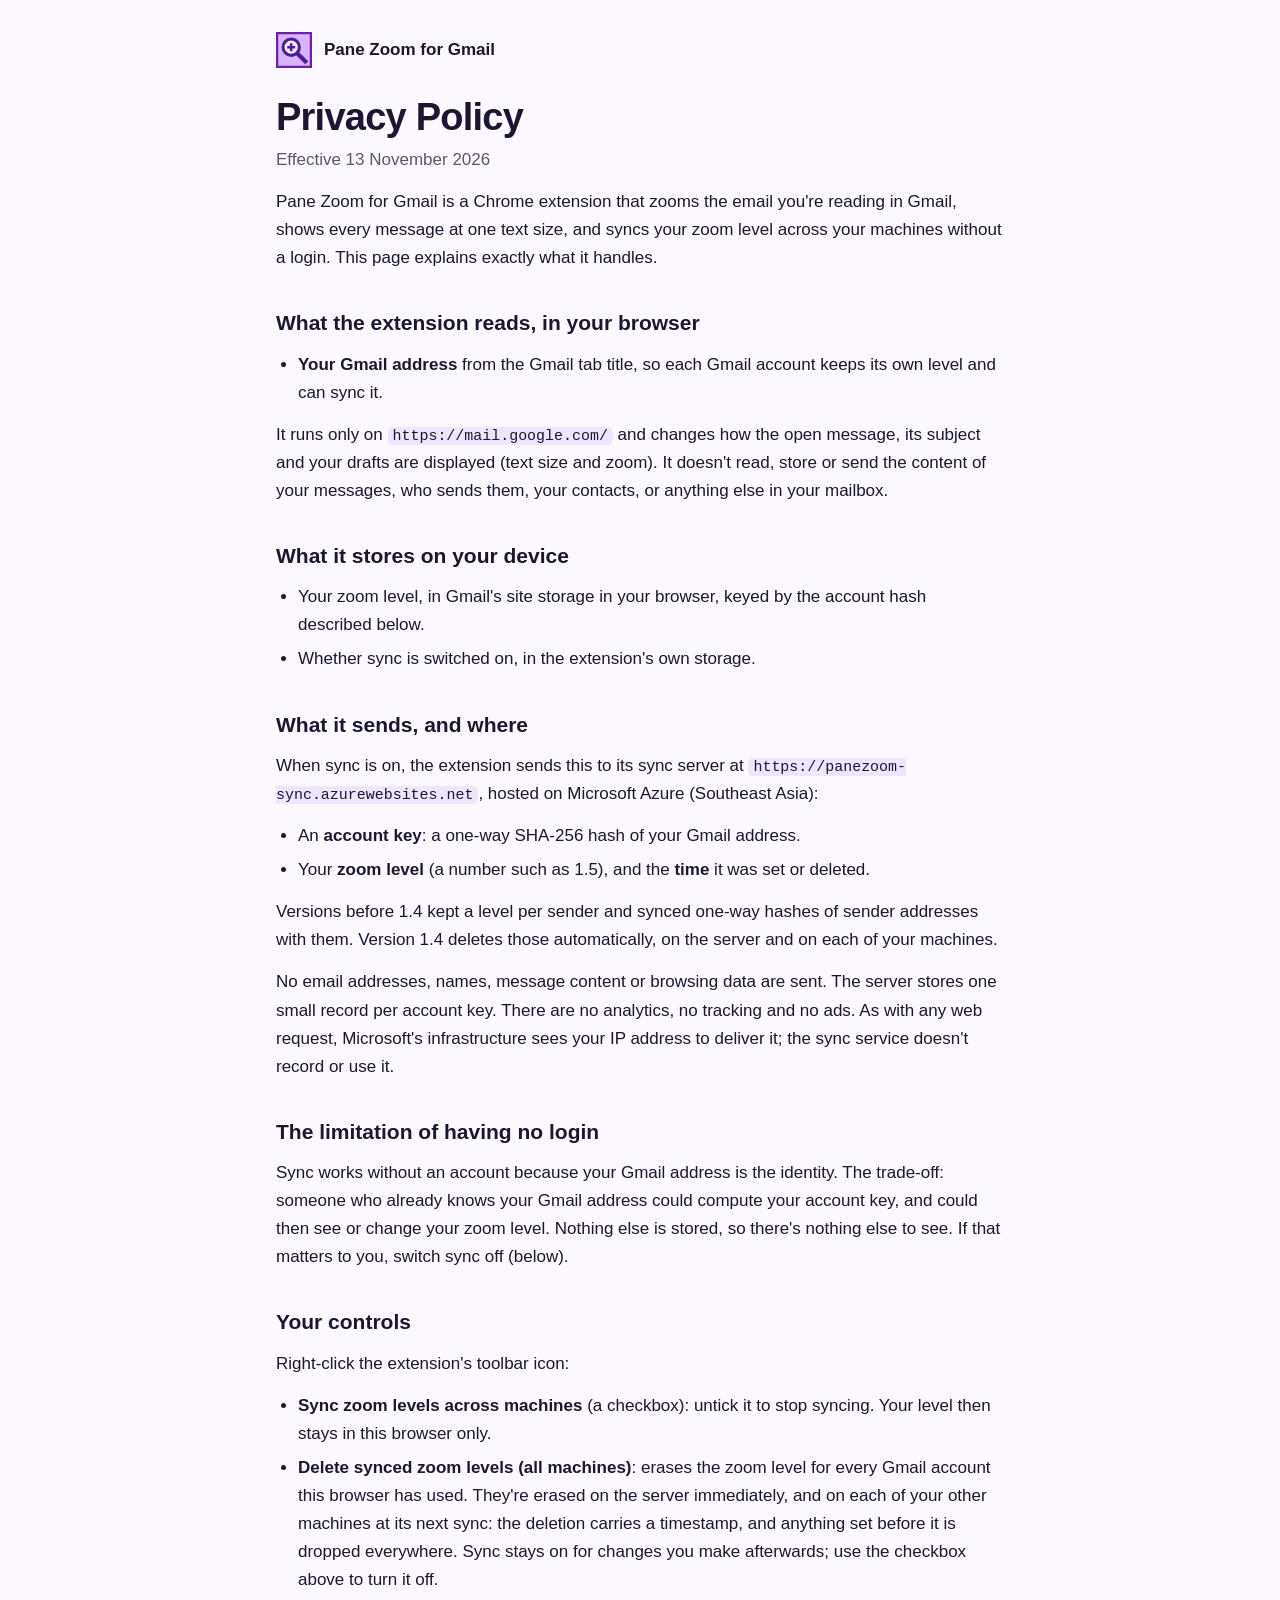
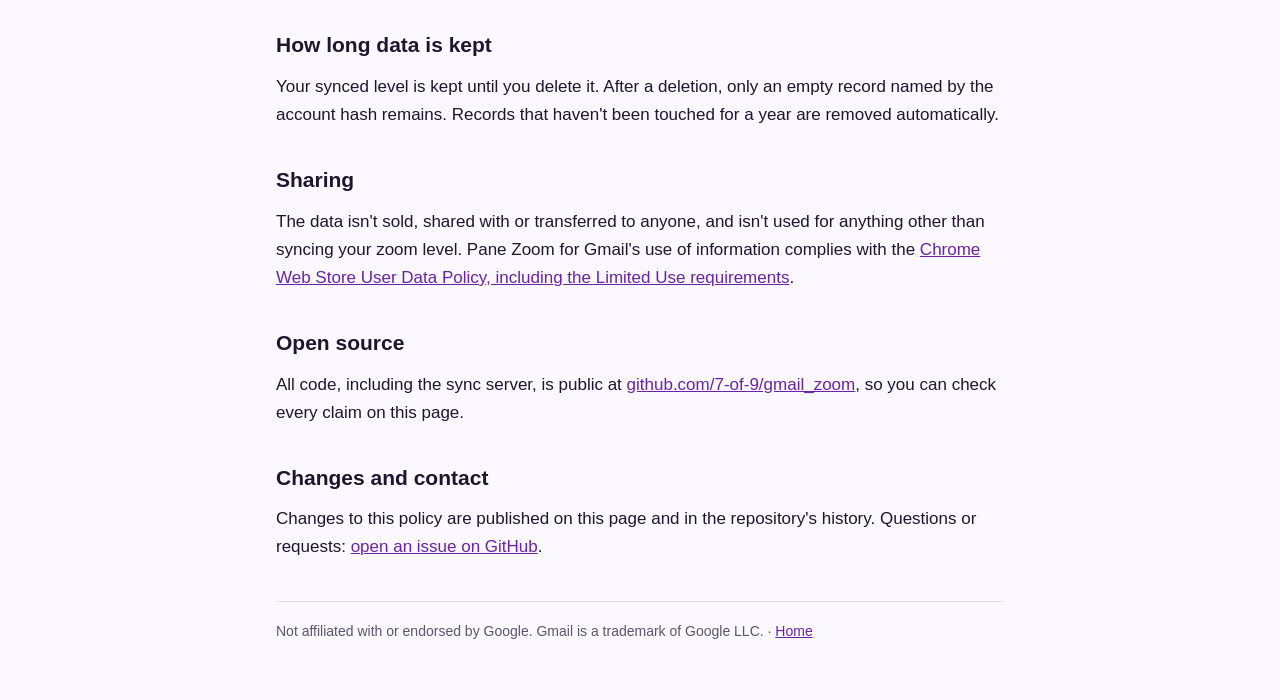
<file: docs/privacy.html>
<!doctype html>
<html lang="en">
<head>
<meta charset="utf-8">
<meta name="viewport" content="width=device-width, initial-scale=1">
<title>Privacy Policy · Pane Zoom for Gmail</title>
<meta name="description" content="What Pane Zoom for Gmail processes, what it sends to its sync server, and how to turn sync off or delete your data.">
<link rel="icon" type="image/svg+xml" href="img/icon.svg">
<style>
  :root { --bg: #fbf9ff; --text: #1e1530; --muted: #5d5470; --line: #e6ddf7; --accent: #6b21a8; --chip: #efe5ff; color-scheme: light dark; }
  @media (prefers-color-scheme: dark) { :root { --bg: #120d1c; --text: #eee8f8; --muted: #b3a8c9; --line: #33284a; --accent: #c4a1ff; --chip: #2a1f40; } }
  * { box-sizing: border-box; }
  body { margin: 0; background: var(--bg); color: var(--text); font: 17px/1.65 -apple-system, BlinkMacSystemFont, "Segoe UI", Roboto, Helvetica, Arial, sans-serif; }
  a { color: var(--accent); }
  .wrap { max-width: 760px; margin: 0 auto; padding: 32px 16px 56px; }
  .top { display: flex; align-items: center; gap: 12px; margin-bottom: 28px; text-decoration: none; color: var(--text); font-weight: 650; }
  .top img { width: 36px; height: 36px; }
  h1 { font-size: clamp(28px, 5vw, 38px); line-height: 1.15; margin: 0 0 6px; letter-spacing: -0.02em; }
  h2 { font-size: 21px; margin: 34px 0 10px; }
  p, ul { margin: 0 0 14px; }
  ul { padding-left: 22px; }
  li { margin-bottom: 6px; }
  code { font: 0.88em ui-monospace, SFMono-Regular, Menlo, monospace; background: var(--chip); border-radius: 5px; padding: 1px 5px; word-break: break-word; }
  .muted { color: var(--muted); }
  footer { border-top: 1px solid var(--line); margin-top: 40px; padding-top: 18px; font-size: 14px; color: var(--muted); }
</style>
</head>
<body>
<div class="wrap">
  <a class="top" href="./"><img src="img/icon.svg" alt="">Pane Zoom for Gmail</a>
  <h1>Privacy Policy</h1>
  <p class="muted">Effective 13 November 2026</p>

  <p>Pane Zoom for Gmail is a Chrome extension that zooms the email you're reading in Gmail, shows every message at one text size, and syncs your zoom level across your machines without a login. This page explains exactly what it handles.</p>

  <h2>What the extension reads, in your browser</h2>
  <ul>
    <li><b>Your Gmail address</b> from the Gmail tab title, so each Gmail account keeps its own level and can sync it.</li>
  </ul>
  <p>It runs only on <code>https://mail.google.com/</code> and changes how the open message, its subject and your drafts are displayed (text size and zoom). It doesn't read, store or send the content of your messages, who sends them, your contacts, or anything else in your mailbox.</p>

  <h2>What it stores on your device</h2>
  <ul>
    <li>Your zoom level, in Gmail's site storage in your browser, keyed by the account hash described below.</li>
    <li>Whether sync is switched on, in the extension's own storage.</li>
  </ul>

  <h2>What it sends, and where</h2>
  <p>When sync is on, the extension sends this to its sync server at <code>https://panezoom-sync.azurewebsites.net</code>, hosted on Microsoft Azure (Southeast Asia):</p>
  <ul>
    <li>An <b>account key</b>: a one-way SHA-256 hash of your Gmail address.</li>
    <li>Your <b>zoom level</b> (a number such as 1.5), and the <b>time</b> it was set or deleted.</li>
  </ul>
  <p>Versions before 1.4 kept a level per sender and synced one-way hashes of sender addresses with them. Version 1.4 deletes those automatically, on the server and on each of your machines.</p>
  <p>No email addresses, names, message content or browsing data are sent. The server stores one small record per account key. There are no analytics, no tracking and no ads. As with any web request, Microsoft's infrastructure sees your IP address to deliver it; the sync service doesn't record or use it.</p>

  <h2>The limitation of having no login</h2>
  <p>Sync works without an account because your Gmail address is the identity. The trade-off: someone who already knows your Gmail address could compute your account key, and could then see or change your zoom level. Nothing else is stored, so there's nothing else to see. If that matters to you, switch sync off (below).</p>

  <h2>Your controls</h2>
  <p>Right-click the extension's toolbar icon:</p>
  <ul>
    <li><b>Sync zoom levels across machines</b> (a checkbox): untick it to stop syncing. Your level then stays in this browser only.</li>
    <li><b>Delete synced zoom levels (all machines)</b>: erases the zoom level for every Gmail account this browser has used. They're erased on the server immediately, and on each of your other machines at its next sync: the deletion carries a timestamp, and anything set before it is dropped everywhere. Sync stays on for changes you make afterwards; use the checkbox above to turn it off.</li>
  </ul>

  <h2>How long data is kept</h2>
  <p>Your synced level is kept until you delete it. After a deletion, only an empty record named by the account hash remains. Records that haven't been touched for a year are removed automatically.</p>

  <h2>Sharing</h2>
  <p>The data isn't sold, shared with or transferred to anyone, and isn't used for anything other than syncing your zoom level. Pane Zoom for Gmail's use of information complies with the <a href="https://developer.chrome.com/docs/webstore/program-policies/limited-use">Chrome Web Store User Data Policy, including the Limited Use requirements</a>.</p>

  <h2>Open source</h2>
  <p>All code, including the sync server, is public at <a href="https://github.com/7-of-9/gmail_zoom">github.com/7-of-9/gmail_zoom</a>, so you can check every claim on this page.</p>

  <h2>Changes and contact</h2>
  <p>Changes to this policy are published on this page and in the repository's history. Questions or requests: <a href="https://github.com/7-of-9/gmail_zoom/issues">open an issue on GitHub</a>.</p>

  <footer>Not affiliated with or endorsed by Google. Gmail is a trademark of Google LLC. · <a href="./">Home</a></footer>
</div>
</body>
</html>
</file>
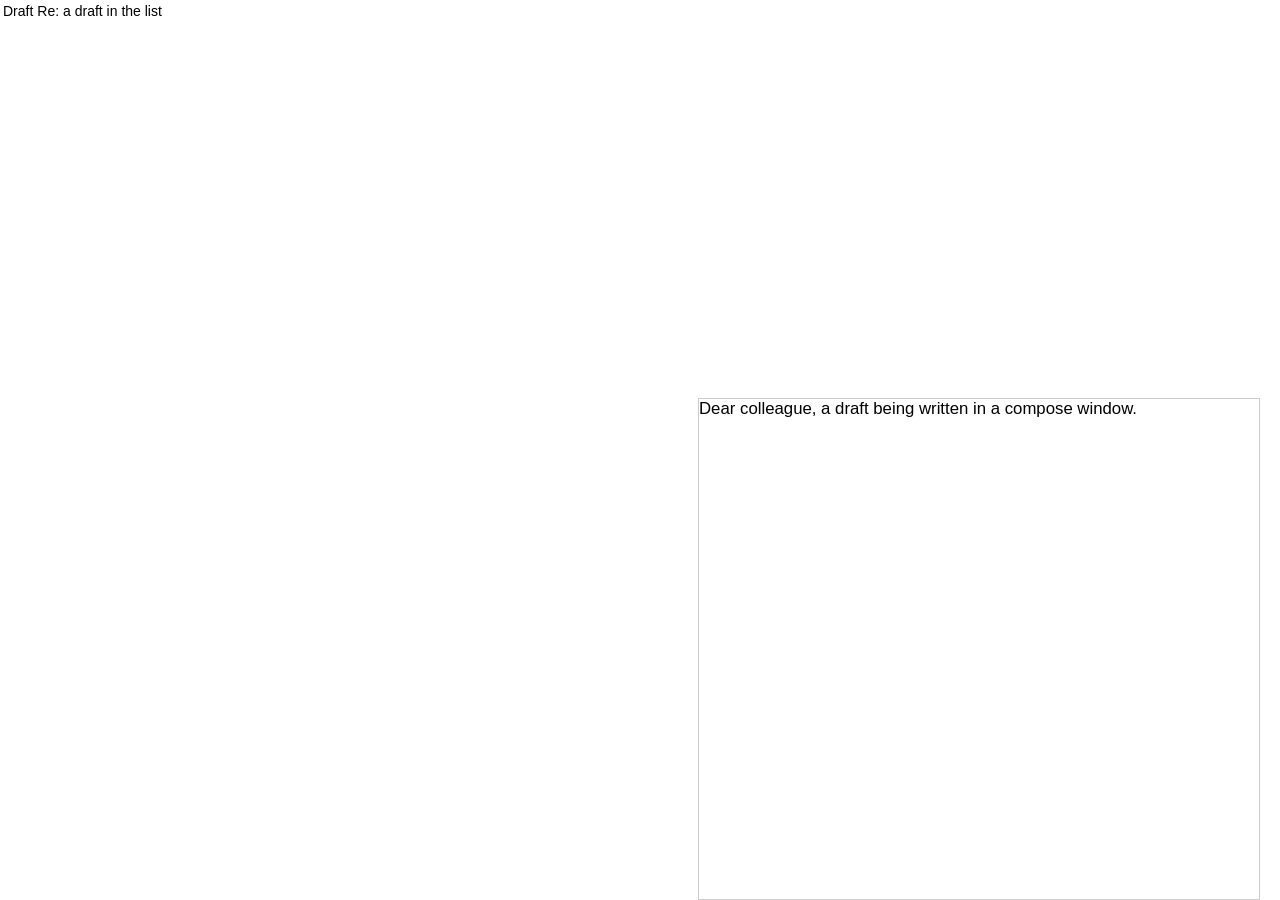
<file: test/compose.html>
<!doctype html>
<!-- Drafts list with a compose window and no conversation open: Chrome's zoom
     keys must zoom just the draft. Fake content only. Run: node test/fit.test.mjs -->
<meta charset="utf-8">
<title>Drafts - someone@example.com - Mail</title>
<style>
  body { margin: 0; font: 14px Arial, sans-serif; }
  #compose { position: fixed; right: 20px; bottom: 0; width: 560px; height: 500px; overflow: auto; border: 1px solid #ccc; }
</style>
<script>
  localStorage.setItem('gmailPaneZoom.v2', JSON.stringify({ def: 1.2, senders: {} }));
</script>
<div role="main"><table><tr class="zA"><td>Draft</td><td>Re: a draft in the list</td></tr></table></div>
<div id="compose"><div class="aO7" id="wrap"><div g_editable="true" role="textbox" contenteditable="true" style="font-size:13px">Dear colleague, a draft being written in a compose window.</div></div></div>
<pre id="out"></pre>
<link rel="stylesheet" href="../content.css">
<script src="../content.js"></script>
<script>
  setTimeout(() => {
    const press = (key, code) => {
      const e = new KeyboardEvent('keydown', { key, code, metaKey: true, bubbles: true, cancelable: true });
      window.dispatchEvent(e);
      return e.defaultPrevented;
    };
    const wrap = document.getElementById('wrap');
    const r = { start: wrap.style.zoom };
    r.plus = press('=', 'Equal'); r.afterPlus = wrap.style.zoom;
    r.plus2 = press('=', 'Equal'); r.afterPlus2 = wrap.style.zoom;
    r.minus = press('-', 'Minus'); r.afterMinus = wrap.style.zoom;
    r.zero = press('0', 'Digit0'); r.afterZero = wrap.style.zoom;
    r.barShown = !!document.querySelector('#gpz-bar.gpz-on');
    r.editorStyleZoom = document.querySelector('[g_editable]').style.zoom;
    // close the draft: keys go back to Chrome
    document.getElementById('compose').remove();
    setTimeout(() => {
      r.noDraftPrevented = press('=', 'Equal');
      document.getElementById('out').textContent = 'COMPOSE ' + JSON.stringify(r);
    }, 400);
  }, 1500);
</script>
</file>
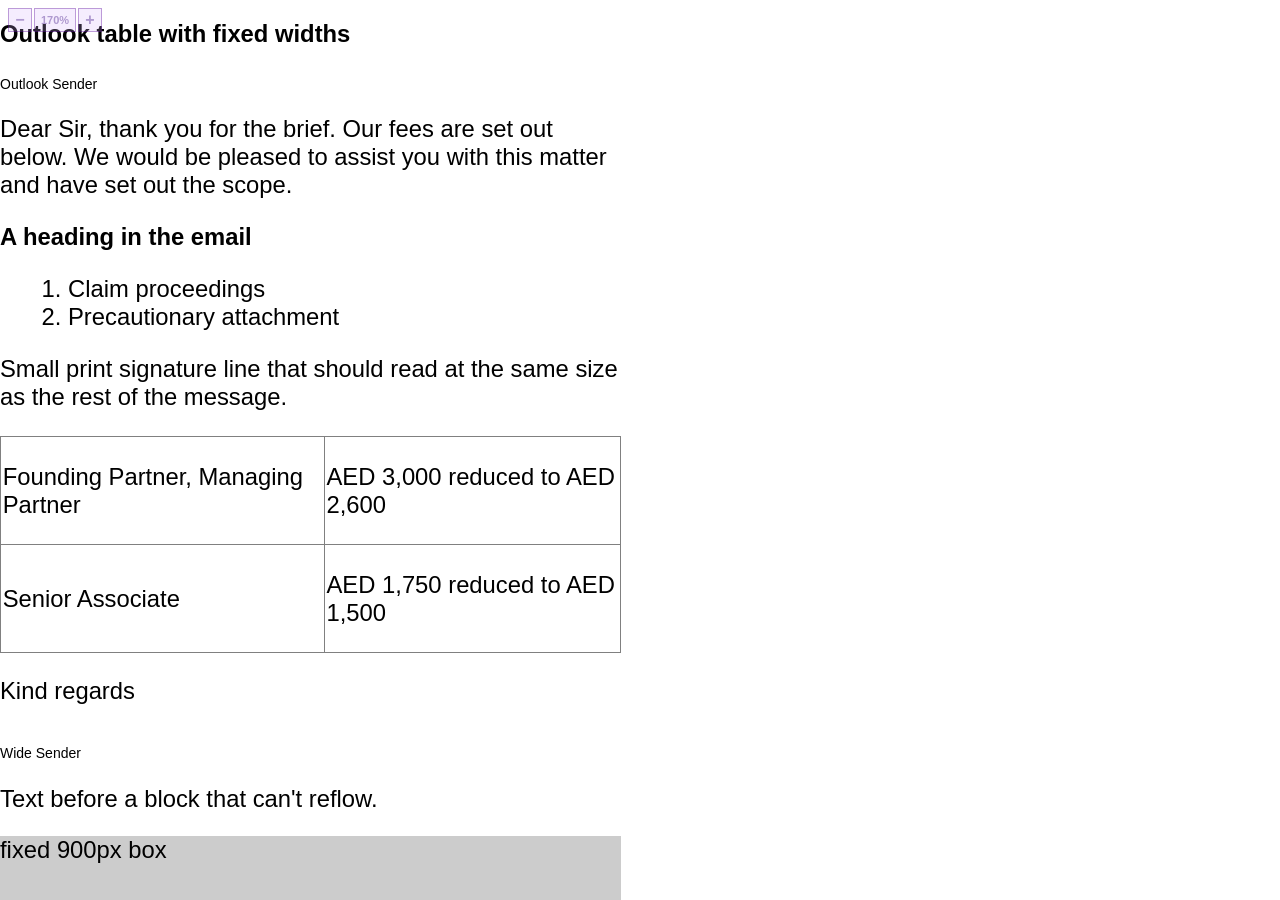
<file: test/fit.html>
<!doctype html>
<!-- Mock reading pane for the zoom/fit logic: same selectors as Gmail
     (.gD[email] sender, .a3s body, h2.hP subject), fake content only.
     Run: node test/fit.test.mjs -->
<meta charset="utf-8">
<style>
  body { margin: 0; font: 14px Arial, sans-serif; }
  #pane { position: absolute; left: 0; top: 0; width: 621px; height: 900px; overflow-y: auto; }
  .msg { padding: 8px 0; }
</style>
<script>
  // Per-sender levels for this run come from the query string: ?z=1.7
  const z = parseFloat(new URLSearchParams(location.search).get('z') || '1.7');
  localStorage.setItem('gmailPaneZoom.v2', JSON.stringify({ def: z, senders: {} }));
</script>
<div id="pane" role="main">
  <h2 class="hP">Outlook table with fixed widths</h2>
  <div class="msg" id="m1">
    <span class="gD" email="outlook@example.com">Outlook Sender</span>
    <div class="a3s" id="b1">
      <p class="MsoNormal" style="font-size:12pt">Dear Sir, thank you for the brief. Our fees are set out below. We would be pleased to assist you with this matter and have set out the scope.</p>
      <h1>A heading in the email</h1>
      <ol><li><span style="font-size:12pt">Claim proceedings</span></li><li><span style="font-size:12pt">Precautionary attachment</span></li></ol>
      <p style="font-size:9px;line-height:10px">Small print signature line that should read at the same size as the rest of the message.</p>
      <div style="font-size:1px;line-height:1px;color:#fff">hidden preview text stays hidden</div>
      <table border="0" cellspacing="0" cellpadding="0"><tr><td>
        <table border="1" width="702" style="width:526.85pt;border-collapse:collapse">
          <tr><td width="389" style="width:291.5pt"><p class="MsoNormal" style="white-space:nowrap">Founding Partner, Managing Partner</p></td>
              <td nowrap width="313"><p class="MsoNormal">AED 3,000 reduced to AED 2,600</p></td></tr>
          <tr><td width="389" style="width:291.5pt"><p class="MsoNormal">Senior Associate</p></td>
              <td nowrap width="313"><p class="MsoNormal">AED 1,750 reduced to AED 1,500</p></td></tr>
        </table>
      </td></tr></table>
      <p class="MsoNormal">Kind regards</p>
    </div>
  </div>
  <div class="msg" id="m2">
    <span class="gD" email="wide@example.com">Wide Sender</span>
    <div class="a3s" id="b2">
      <p>Text before a block that can't reflow.</p>
      <div class="m_xyz" style="display:inline-block;width:900px;height:40px;background:#ccc">fixed 900px box</div>
      <p>Text after it.</p>
    </div>
  </div>
  <div class="msg" id="m4">
    <span class="gD" email="classy@example.com">Class-styled Sender</span>
    <style>.m_123nw { white-space: nowrap; }</style>
    <div class="a3s" id="b4">
      <p>A signature whose no-wrap comes from a stylesheet class, so only shrinking can fit it.</p>
      <table><tr><td><span class="m_123nw">Tel +00 0000 0000 | Fax +00 0000 0001 | Level 00, Example Tower, Example Street, Example City</span></td></tr></table>
      <p>Body text after the signature keeps its full size.</p>
    </div>
  </div>
  <div class="msg" id="m3">
    <span class="gD" email="plain@example.com">Plain Sender</span>
    <div class="a3s" id="b3"><p>Short plain message that fits at any zoom.</p></div>
  </div>
  <div class="reply" id="reply"><div class="aO7" id="draftWrap"><div g_editable="true" role="textbox" contenteditable="true" style="font-size:13px;font-family:Arial">Draft reply text that should read at the conversation's size.</div></div></div>
</div>
<pre id="out"></pre>
<link rel="stylesheet" href="../content.css">
<script src="../content.js"></script>
<script>
  if (new URLSearchParams(location.search).get('keys')) {
    // Chrome's zoom keys without Shift: ⌘= zooms the focused message, ⌘0 resets it
    setTimeout(() => {
      const press = (key, code) => {
        const e = new KeyboardEvent('keydown', { key, code, metaKey: true, ctrlKey: false, bubbles: true, cancelable: true });
        window.dispatchEvent(e);
        return e.defaultPrevented;
      };
      const pct = () => document.querySelector('.gpz-pct').textContent;
      const r = { before: pct() };
      r.plusPrevented = press('=', 'Equal'); r.afterPlus = pct();
      r.minusPrevented = press('-', 'Minus'); r.afterMinus = pct();
      r.zeroPrevented = press('0', 'Digit0'); r.afterZero = pct();
      r.tip = document.getElementById('gpz-tip').textContent.split('\n').length;
      document.getElementById('out').textContent = 'KEYS ' + JSON.stringify(r);
    }, 1500);
  } else setTimeout(() => {
    const res = {};
    for (const id of ['b1', 'b2', 'b3', 'b4']) {
      const b = document.getElementById(id);
      const br = b.getBoundingClientRect();
      let worst = 0;
      for (const d of b.querySelectorAll('*')) worst = Math.max(worst, d.getBoundingClientRect().right - br.right);
      res[id] = {
        zoom: b.style.zoom, fit2: b.classList.contains('gpz-fit2'),
        shrunk: [...b.querySelectorAll('.gpz-shrunk')].map((e) => `${e.tagName}@${e.style.zoom}`),
        overflowPx: Math.round(worst), scrollW: b.scrollWidth, clientW: b.clientWidth,
        sizes: [...new Set([...b.querySelectorAll('*')].filter((e) => !e.closest('.gpz-shrunk') && [...e.childNodes].some((n) => n.nodeType === 3 && n.data.trim()) && parseFloat(getComputedStyle(e).fontSize) >= 4).map((e) => getComputedStyle(e).fontSize))],
      };
    }
    const h = document.querySelector('h2.hP');
    res.subject = { size: getComputedStyle(h).fontSize, zoom: h.style.zoom, newestBody: getComputedStyle(document.getElementById('b3')).fontSize };
    const ed = document.querySelector('[g_editable]');
    res.draft = { wrapZoom: document.getElementById('draftWrap').style.zoom, editorStyleZoom: ed.style.zoom, editorFont: getComputedStyle(ed).fontSize };
    document.getElementById('out').textContent = 'RESULT ' + JSON.stringify(res);
  }, 2000);
</script>
</file>
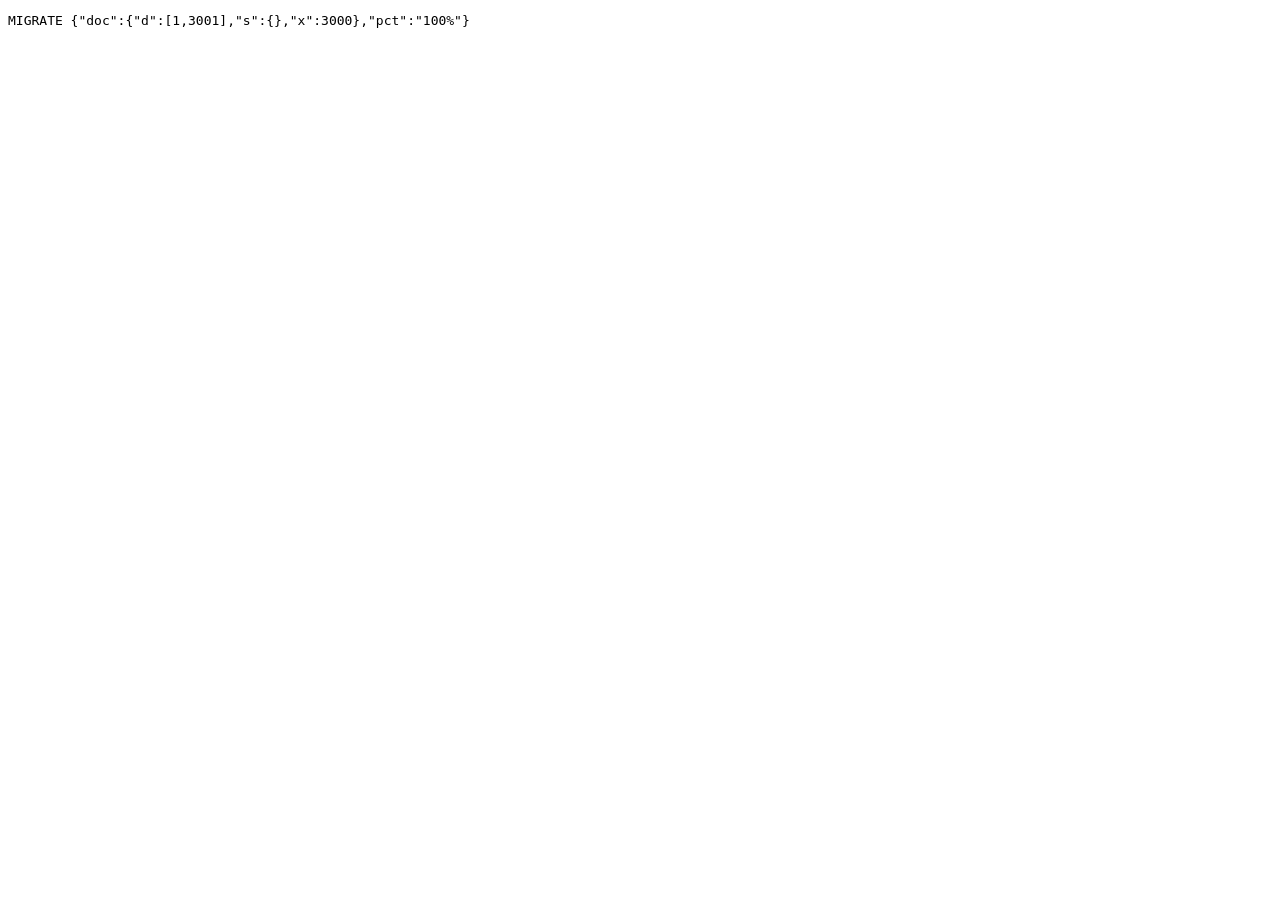
<file: test/migrate.html>
<!doctype html>
<!-- Upgrade from per-sender levels: the level starts at their median and the
     sender entries are deleted (x set). Fake data only. Run: node test/fit.test.mjs -->
<meta charset="utf-8">
<title>Inbox - someone@example.com - Mail</title>
<pre id="out"></pre>
<link rel="stylesheet" href="../content.css">
<script>
  (async () => {
    const h = new Uint8Array(await crypto.subtle.digest('SHA-256', new TextEncoder().encode('gpz1|someone@example.com')));
    const key = btoa(String.fromCharCode(...h)).replace(/\+/g, '-').replace(/\//g, '_').replace(/=+$/, '');
    const k = (c) => c.repeat(22);
    localStorage.setItem('gmailPaneZoom.v3.' + key, JSON.stringify({
      d: [0.7, 3000], x: 0, s: { [k('a')]: [1, 1000], [k('b')]: [1.5, 2000], [k('c')]: [0.7, 3000] },
    }));
    const s = document.createElement('script');
    s.src = '../content.js';
    s.onload = () => setTimeout(() => {
      const doc = JSON.parse(localStorage.getItem('gmailPaneZoom.v3.' + key));
      document.getElementById('out').textContent = 'MIGRATE ' + JSON.stringify({ doc, pct: document.querySelector('.gpz-pct').textContent });
    }, 800);
    document.body.append(s);
  })();
</script>
</file>
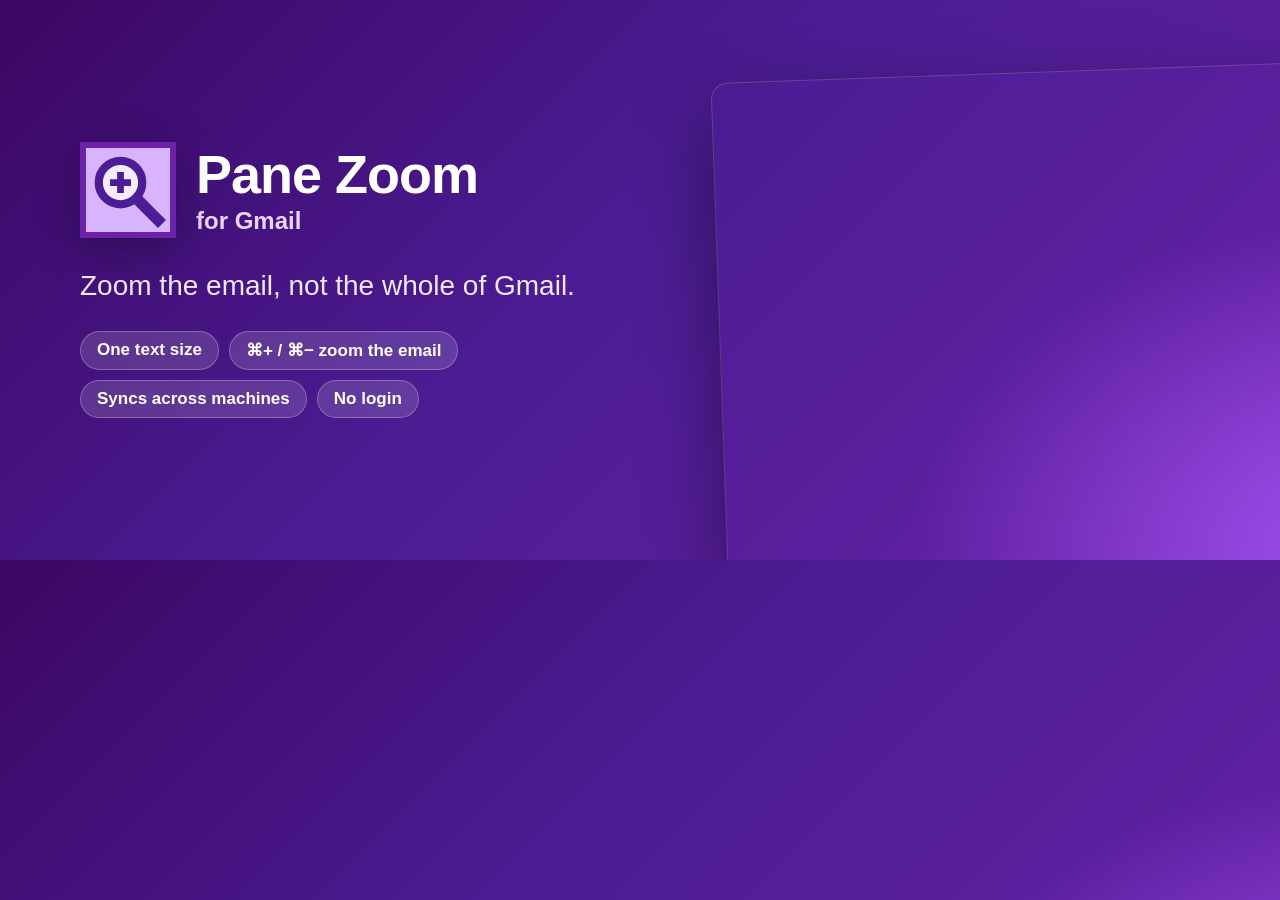
<file: tools/media/marquee.html>
<!doctype html>
<!-- Chrome Web Store marquee, 1400x560. Hash: {"src": "<capture>"}. Used by tools/media.mjs. -->
<meta charset="utf-8">
<style>
  html, body { margin: 0; width: 1400px; height: 560px; overflow: hidden; }
  body { font-family: -apple-system, BlinkMacSystemFont, "Segoe UI", Helvetica, Arial, sans-serif; color: #fff; position: relative;
    background: radial-gradient(700px 500px at 100% 100%, #a855f7 0%, transparent 70%), linear-gradient(135deg, #3b0764 0%, #4c1d95 45%, #6b21a8 100%); }
  .left { position: absolute; left: 80px; top: 0; bottom: 0; width: 560px; display: flex; flex-direction: column; justify-content: center; }
  .name { display: flex; align-items: center; gap: 20px; }
  .name img { width: 96px; height: 96px; filter: drop-shadow(0 10px 20px rgba(0,0,0,.3)); }
  h1 { margin: 0; font-size: 54px; line-height: 1; font-weight: 800; letter-spacing: -1px; }
  h1 span { display: block; font-size: 24px; font-weight: 600; color: #e9d5ff; margin-top: 8px; letter-spacing: 0; }
  p { margin: 30px 0 0; font-size: 28px; line-height: 1.3; color: #f3e8ff; font-weight: 500; }
  ul { list-style: none; padding: 0; margin: 26px 0 0; display: flex; flex-wrap: wrap; gap: 10px; }
  li { background: rgba(255,255,255,.14); border: 1px solid rgba(255,255,255,.25); border-radius: 999px; padding: 8px 16px; font-size: 17px; font-weight: 600; }
  .shot { position: absolute; left: 720px; top: 70px; width: 800px; height: 500px; border-radius: 16px; background-size: 800px 500px;
    box-shadow: 0 30px 80px rgba(0,0,0,.45), 0 0 0 1px rgba(255,255,255,.2); transform: rotate(-2deg); }
</style>
<div class="left">
  <div class="name"><img src="../../icons/icon.svg" alt=""><h1>Pane Zoom<span>for Gmail</span></h1></div>
  <p>Zoom the email, not the whole of Gmail.</p>
  <ul><li>One text size</li><li>⌘+ / ⌘− zoom the email</li><li>Syncs across machines</li><li>No login</li></ul>
</div>
<div class="shot" id="shot"></div>
<script>
  const cfg = JSON.parse(decodeURIComponent(location.hash.slice(1) || '{}'));
  if (cfg.src) document.getElementById('shot').style.backgroundImage = `url("${cfg.src}")`;
  document.title = 'ready';
</script>
</file>
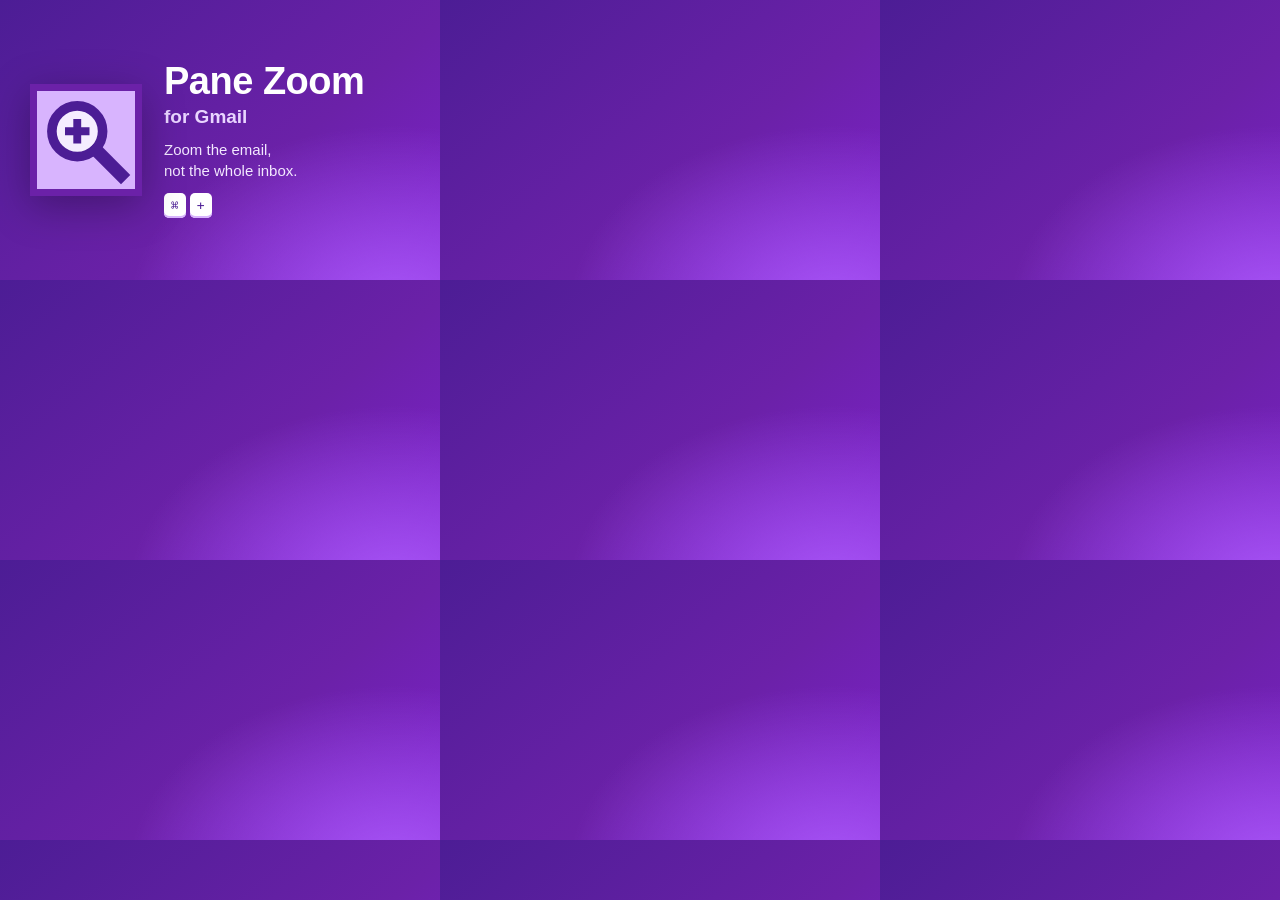
<file: tools/media/promo.html>
<!doctype html>
<!-- Chrome Web Store small promo tile, 440x280. Used by tools/media.mjs. -->
<meta charset="utf-8">
<style>
  html, body { margin: 0; width: 440px; height: 280px; overflow: hidden; }
  body { font-family: -apple-system, BlinkMacSystemFont, "Segoe UI", Helvetica, Arial, sans-serif;
    background: radial-gradient(380px 260px at 90% 110%, #a855f7 0%, transparent 70%), linear-gradient(140deg, #4c1d95 0%, #6b21a8 60%, #7e22ce 100%);
    color: #fff; display: flex; align-items: center; gap: 22px; padding: 0 30px; box-sizing: border-box; }
  img { width: 112px; height: 112px; flex: none; filter: drop-shadow(0 10px 20px rgba(0,0,0,.3)); }
  h1 { margin: 0; font-size: 38px; line-height: 1.02; font-weight: 800; letter-spacing: -0.5px; }
  h1 span { display: block; font-size: 19px; font-weight: 600; color: #e9d5ff; margin-top: 6px; letter-spacing: 0; }
  p { margin: 14px 0 0; font-size: 15px; line-height: 1.35; color: #f3e8ff; }
  .keys { display: inline-flex; gap: 4px; margin-top: 12px; }
  kbd { font: 700 13px/1 inherit; background: #fff; color: #4c1d95; border-radius: 5px; padding: 5px 7px; box-shadow: inset 0 -2px 0 #d8b4fe; }
</style>
<img src="../../icons/icon.svg" alt="">
<div>
  <h1>Pane Zoom<span>for Gmail</span></h1>
  <p>Zoom the email,<br>not the whole inbox.</p>
  <div class="keys"><kbd>⌘</kbd><kbd>+</kbd></div>
</div>
<script>document.title = 'ready';</script>
</file>
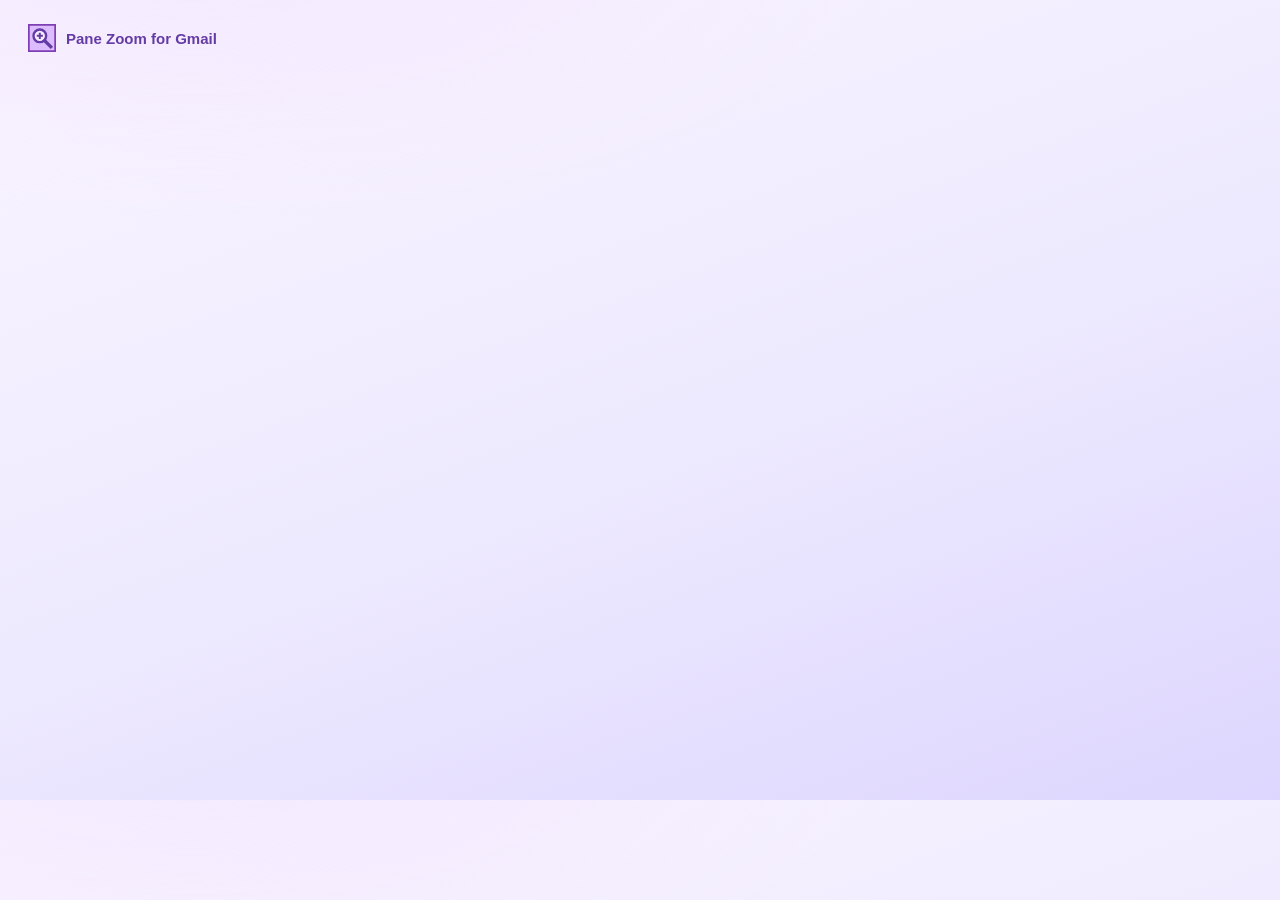
<file: tools/media/screenshot.html>
<!doctype html>
<!-- Store screenshot template, 1280x800. Config in the URL hash (JSON):
     {title, sub, layout: "single"|"pair"|"devices", panels: [{src, crop?: [x,y,w,h], label?}]}
     src images are 1280x800 CSS-px captures (any device scale). Used by tools/media.mjs. -->
<meta charset="utf-8">
<style>
  * { box-sizing: border-box; }
  html, body { margin: 0; width: 1280px; height: 800px; overflow: hidden; }
  body { font-family: -apple-system, BlinkMacSystemFont, "Segoe UI", Helvetica, Arial, sans-serif; color: #2e1065;
    background: radial-gradient(1200px 500px at 15% -10%, #f3e8ff 0%, transparent 60%), linear-gradient(160deg, #faf5ff 0%, #ede9fe 55%, #ddd6fe 100%); }
  header { height: 150px; display: flex; flex-direction: column; justify-content: center; align-items: center; text-align: center; padding-top: 6px; }
  h1 { margin: 0; font-size: 42px; letter-spacing: -0.5px; font-weight: 750; }
  p.sub { margin: 10px 0 0; font-size: 21px; color: #5b21b6; font-weight: 450; }
  .brand { position: absolute; left: 28px; top: 24px; display: flex; gap: 10px; align-items: center; font-weight: 650; font-size: 15px; color: #4c1d95; opacity: .85; }
  .brand img { width: 28px; height: 28px; }
  .shot { position: absolute; left: 80px; top: 158px; width: 1120px; height: 642px; border-radius: 16px 16px 0 0; overflow: hidden;
    box-shadow: 0 20px 60px rgba(76, 29, 149, .28), 0 0 0 1px rgba(76, 29, 149, .14); background-size: 1120px 700px; background-position: 0 0; }
  .pair { position: absolute; left: 0; right: 0; top: 160px; display: flex; justify-content: center; gap: 36px; }
  .panel { display: flex; flex-direction: column; align-items: center; gap: 12px; }
  .crop { border-radius: 14px; overflow: hidden; box-shadow: 0 16px 48px rgba(76, 29, 149, .25), 0 0 0 1px rgba(76, 29, 149, .14); background-repeat: no-repeat; background-color: #fff; }
  .label { font-size: 17px; font-weight: 600; color: #4c1d95; background: rgba(255,255,255,.75); padding: 6px 14px; border-radius: 999px; box-shadow: 0 0 0 1px rgba(76,29,149,.15); }
  .label b { color: #6b21a8; }
  .devices { position: absolute; left: 0; right: 0; top: 150px; bottom: 0; display: flex; justify-content: center; align-items: center; gap: 20px; }
  .dev { display: flex; flex-direction: column; align-items: center; }
  .laptop .screen { width: 496px; height: 310px; border: 14px solid #1f1b2e; border-bottom-width: 16px; border-radius: 16px 16px 0 0; background-size: cover; }
  .laptop .base { width: 570px; height: 18px; background: linear-gradient(#d4d4d8, #a1a1aa); border-radius: 0 0 14px 14px; position: relative; }
  .laptop .base::after { content: ""; position: absolute; left: 50%; top: 0; width: 110px; height: 7px; margin-left: -55px; background: #8b8b93; border-radius: 0 0 8px 8px; }
  .desktop .screen { width: 456px; height: 285px; border: 12px solid #1f1b2e; border-radius: 12px; background-size: cover; }
  .desktop .neck { width: 70px; height: 56px; background: linear-gradient(90deg, #a1a1aa, #d4d4d8, #a1a1aa); }
  .desktop .foot { width: 200px; height: 12px; background: linear-gradient(#d4d4d8, #a1a1aa); border-radius: 8px 8px 4px 4px; }
  .dev .label { margin-top: 16px; }
  .sync { white-space: nowrap; margin-bottom: 40px; display: flex; flex-direction: column; align-items: center; gap: 10px; color: #6b21a8; font-weight: 650; font-size: 15px; }
  .sync .circle { width: 74px; height: 74px; border-radius: 50%; background: #fff; display: grid; place-items: center; box-shadow: 0 10px 30px rgba(76,29,149,.25), 0 0 0 1px rgba(76,29,149,.15); }
  .sync svg { width: 40px; height: 40px; }
</style>
<div class="brand"><img src="../../icons/icon.svg" alt="">Pane Zoom for Gmail</div>
<header><h1 id="title"></h1><p class="sub" id="sub"></p></header>
<main id="main"></main>
<script>
  const cfg = JSON.parse(decodeURIComponent(location.hash.slice(1)));
  document.getElementById('title').textContent = cfg.title;
  document.getElementById('sub').textContent = cfg.sub || '';
  const main = document.getElementById('main');
  const el = (tag, cls, parent) => { const e = document.createElement(tag); if (cls) e.className = cls; (parent || main).append(e); return e; };
  const label = (parent, html) => { const l = el('div', 'label', parent); l.innerHTML = html; };
  if (cfg.layout === 'single') {
    const s = el('div', 'shot');
    s.style.backgroundImage = `url("${cfg.panels[0].src}")`;
  } else if (cfg.layout === 'pair') {
    const wrap = el('div', 'pair');
    for (const p of cfg.panels) {
      const box = el('div', 'panel', wrap);
      const [x, y, w, h] = p.crop;
      const scale = p.scale || 1;
      const c = el('div', 'crop', box);
      c.style.width = `${w * scale}px`; c.style.height = `${h * scale}px`;
      c.style.backgroundImage = `url("${p.src}")`;
      c.style.backgroundSize = `${1280 * scale}px ${800 * scale}px`;
      c.style.backgroundPosition = `${-x * scale}px ${-y * scale}px`;
      if (p.label) label(box, p.label);
    }
  } else if (cfg.layout === 'devices') {
    const wrap = el('div', 'devices');
    const [a, b] = cfg.panels;
    const lap = el('div', 'dev laptop', wrap);
    el('div', 'screen', lap).style.backgroundImage = `url("${a.src}")`;
    el('div', 'base', lap);
    label(lap, a.label);
    const sync = el('div', 'sync', wrap);
    el('div', 'circle', sync).innerHTML = '<svg viewBox="0 0 24 24" fill="none" stroke="#6b21a8" stroke-width="2.2" stroke-linecap="round" stroke-linejoin="round"><path d="M20 8a8 8 0 0 0-14.5-2.5L4 7"/><path d="M4 3v4h4"/><path d="M4 16a8 8 0 0 0 14.5 2.5L20 17"/><path d="M20 21v-4h-4"/></svg>';
    el('div', '', sync).textContent = cfg.syncText || 'synced';
    const desk = el('div', 'dev desktop', wrap);
    el('div', 'screen', desk).style.backgroundImage = `url("${b.src}")`;
    el('div', 'neck', desk);
    el('div', 'foot', desk);
    label(desk, b.label);
  }
  document.title = 'ready';
</script>
</file>
<file: docs/demo/ext/content.css>
/* What gets zoomed: the conversation subject and each message body.
   content.js sets each one's zoom inline (per sender); this var is only the
   default for a body it hasn't reached yet. Keep selectors non-nested: zoom
   multiplies. */
h2.hP,
.a3s {
  zoom: var(--gpz-zoom, 1);
}

/* Zoomed bodies: reflow fixed-width layouts (600px newsletters, receipts) to
   the pane width instead of letting them run off the side. */
.a3s.gpz-fit { overflow-wrap: break-word; }
.a3s.gpz-fit * { max-width: 100% !important; }
.a3s.gpz-fit table,
.a3s.gpz-fit div { min-width: 0 !important; }
.a3s.gpz-fit img[width],
.a3s.gpz-fit img[style*="width"] { height: auto !important; }
.a3s.gpz-fit pre { white-space: pre-wrap !important; }

/* Still too wide (content.js adds .gpz-fit2): drop fixed pixel/pt widths on
   tables and cells (Outlook writes width="702" style="width:526.85pt") and
   let no-wrap cells wrap. Percentage widths are left alone. */
.a3s.gpz-fit2 :is(table, td, th, col)[width]:not([width$="%"]),
.a3s.gpz-fit2 :is(table, td, th)[style*="width:"],
.a3s.gpz-fit2 :is(table, td, th)[style*="width: "] { width: auto !important; }
.a3s.gpz-fit2 [nowrap],
.a3s.gpz-fit2 [style*="nowrap"] { white-space: normal !important; }

/* Floating control, positioned by content.js at the pane's top-left. Fixed
   small size; faint until hovered. */
#gpz-bar {
  position: fixed;
  z-index: 2147483000;
  display: none;
  user-select: none;
}
#gpz-bar.gpz-on { display: block; }

#gpz-row {
  display: flex;
  gap: 2px;
  opacity: 0.45;
  transition: opacity 0.15s;
}
#gpz-row:hover { opacity: 1; }

#gpz-row button {
  all: unset;
  box-sizing: border-box;
  height: 24px;
  min-width: 24px;
  padding: 0 4px;
  display: grid;
  place-items: center;
  border: 1.5px solid #6b21a8;          /* dark purple */
  border-radius: 0;
  background: rgba(216, 180, 254, 0.5); /* light mauve */
  color: #4c1d95;
  font: 700 16px/1 -apple-system, BlinkMacSystemFont, "Segoe UI", Roboto, sans-serif;
  cursor: pointer;
  transition: background 0.15s;
}
#gpz-row button:hover { background: rgba(216, 180, 254, 0.9); }
#gpz-row button:disabled { opacity: 0.4; cursor: default; }
#gpz-row button.gpz-pct { min-width: 42px; font-size: 11px; }

/* Hover help: sender, shortcuts, version. Shown instantly (native title
   tooltips take ~1s and are easy to miss). */
#gpz-tip {
  position: absolute;
  left: 0;
  top: 100%;
  margin-top: 4px;
  display: none;
  padding: 4px 7px;
  border: 1.5px solid #6b21a8;
  background: #4c1d95;
  color: #fff;
  font: 500 11px/1.55 -apple-system, BlinkMacSystemFont, "Segoe UI", Roboto, sans-serif;
  white-space: pre;
  pointer-events: none;
}
#gpz-bar:hover #gpz-tip { display: block; }
</file>
<file: content.css>
/* What gets zoomed: the conversation subject and each message body.
   content.js sets each one's zoom inline (per sender); this var is only the
   default for a body it hasn't reached yet. Keep selectors non-nested: zoom
   multiplies. */
h2.hP,
.a3s {
  zoom: var(--gpz-zoom, 1);
}

/* Zoomed bodies: reflow fixed-width layouts (600px newsletters, receipts) to
   the pane width instead of letting them run off the side. */
.a3s.gpz-fit { overflow-wrap: break-word; }
.a3s.gpz-fit * { max-width: 100% !important; }
.a3s.gpz-fit table,
.a3s.gpz-fit div { min-width: 0 !important; }
.a3s.gpz-fit img[width],
.a3s.gpz-fit img[style*="width"] { height: auto !important; }
.a3s.gpz-fit pre { white-space: pre-wrap !important; }

/* Still too wide (content.js adds .gpz-fit2): drop fixed pixel/pt widths on
   tables and cells (Outlook writes width="702" style="width:526.85pt") and
   let no-wrap cells wrap. Percentage widths are left alone. */
.a3s.gpz-fit2 :is(table, td, th, col)[width]:not([width$="%"]),
.a3s.gpz-fit2 :is(table, td, th)[style*="width:"],
.a3s.gpz-fit2 :is(table, td, th)[style*="width: "] { width: auto !important; }
.a3s.gpz-fit2 [nowrap],
.a3s.gpz-fit2 [style*="nowrap"] { white-space: normal !important; }

/* Floating control, positioned by content.js at the pane's top-left. Fixed
   small size; faint until hovered. */
#gpz-bar {
  position: fixed;
  z-index: 2147483000;
  display: none;
  user-select: none;
}
#gpz-bar.gpz-on { display: block; }

#gpz-row {
  display: flex;
  gap: 2px;
  opacity: 0.45;
  transition: opacity 0.15s;
}
#gpz-row:hover { opacity: 1; }

#gpz-row button {
  all: unset;
  box-sizing: border-box;
  height: 24px;
  min-width: 24px;
  padding: 0 4px;
  display: grid;
  place-items: center;
  border: 1.5px solid #6b21a8;          /* dark purple */
  border-radius: 0;
  background: rgba(216, 180, 254, 0.5); /* light mauve */
  color: #4c1d95;
  font: 700 16px/1 -apple-system, BlinkMacSystemFont, "Segoe UI", Roboto, sans-serif;
  cursor: pointer;
  transition: background 0.15s;
}
#gpz-row button:hover { background: rgba(216, 180, 254, 0.9); }
#gpz-row button:disabled { opacity: 0.4; cursor: default; }
#gpz-row button.gpz-pct { min-width: 42px; font-size: 11px; }

/* Hover help: sender, shortcuts, version. Shown instantly (native title
   tooltips take ~1s and are easy to miss). */
#gpz-tip {
  position: absolute;
  left: 0;
  top: 100%;
  margin-top: 4px;
  display: none;
  padding: 4px 7px;
  border: 1.5px solid #6b21a8;
  background: #4c1d95;
  color: #fff;
  font: 500 11px/1.55 -apple-system, BlinkMacSystemFont, "Segoe UI", Roboto, sans-serif;
  white-space: pre;
  pointer-events: none;
}
#gpz-bar:hover #gpz-tip { display: block; }
</file>
